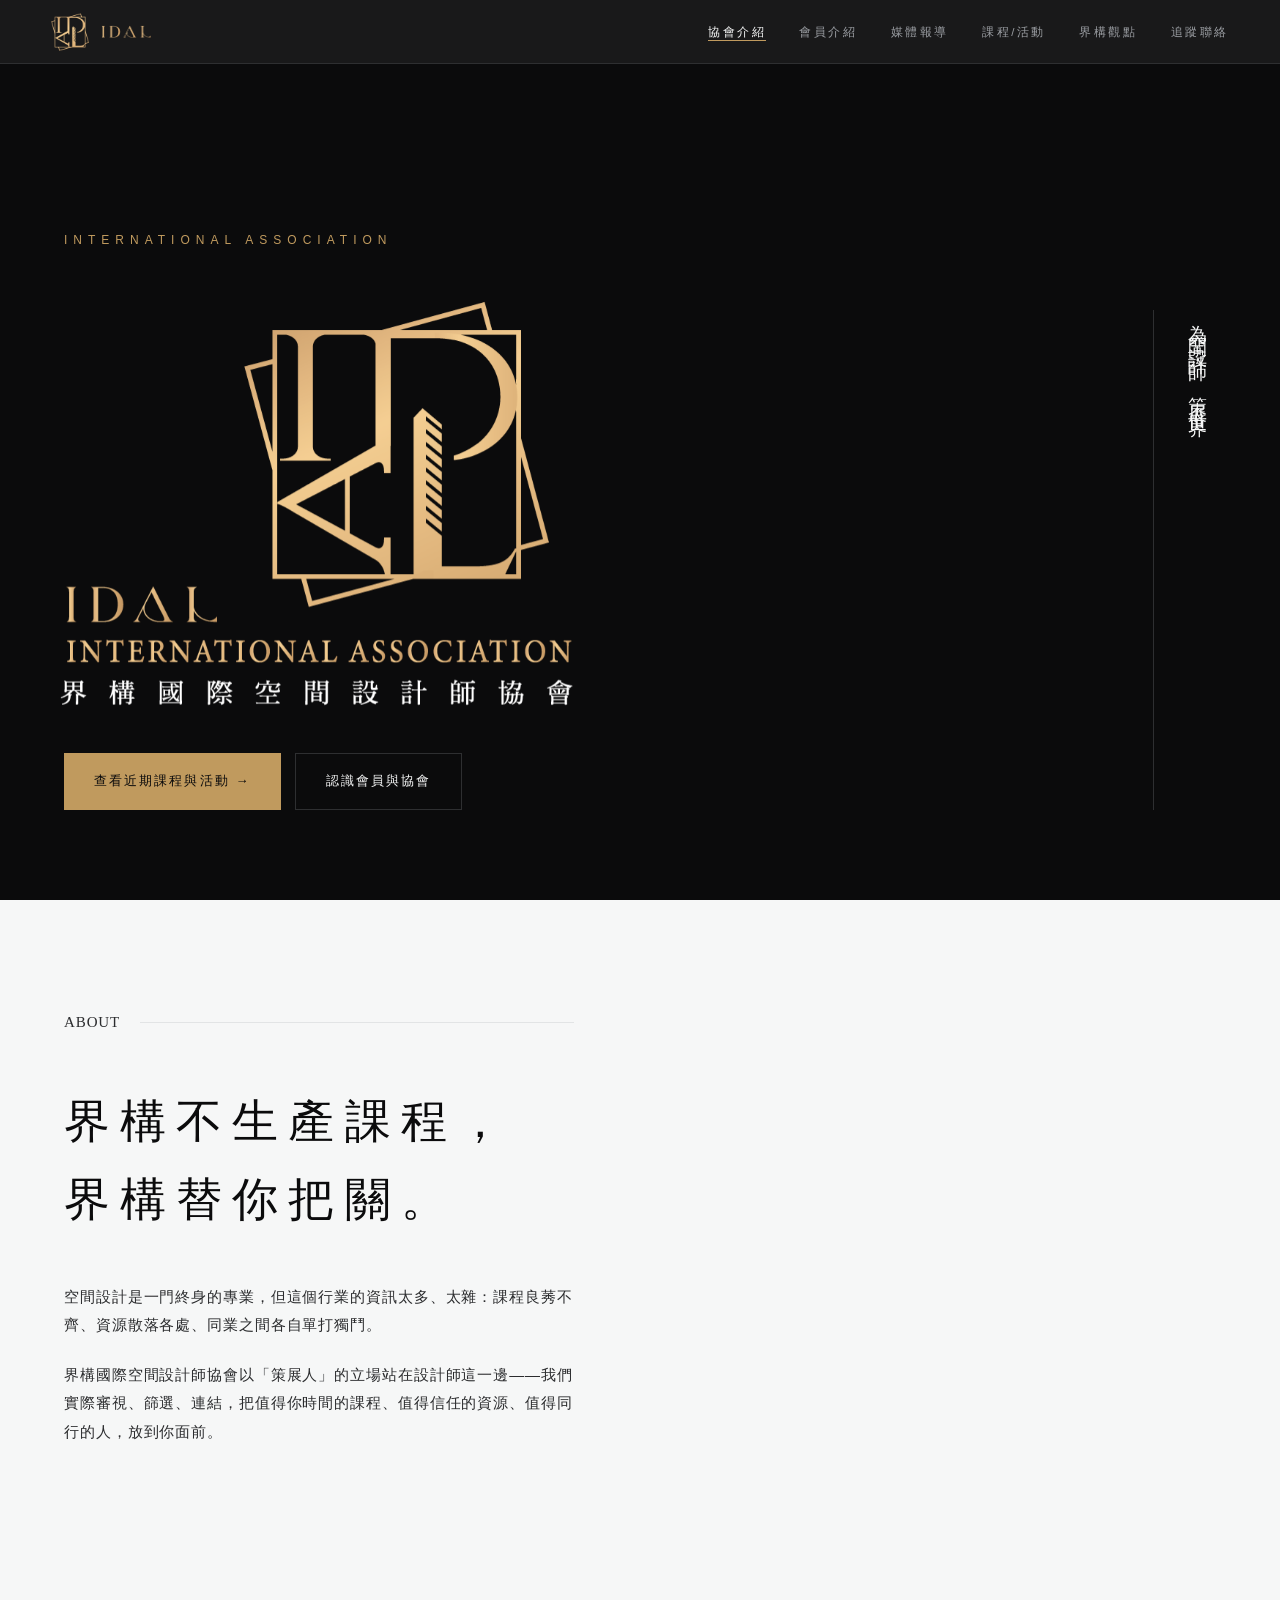
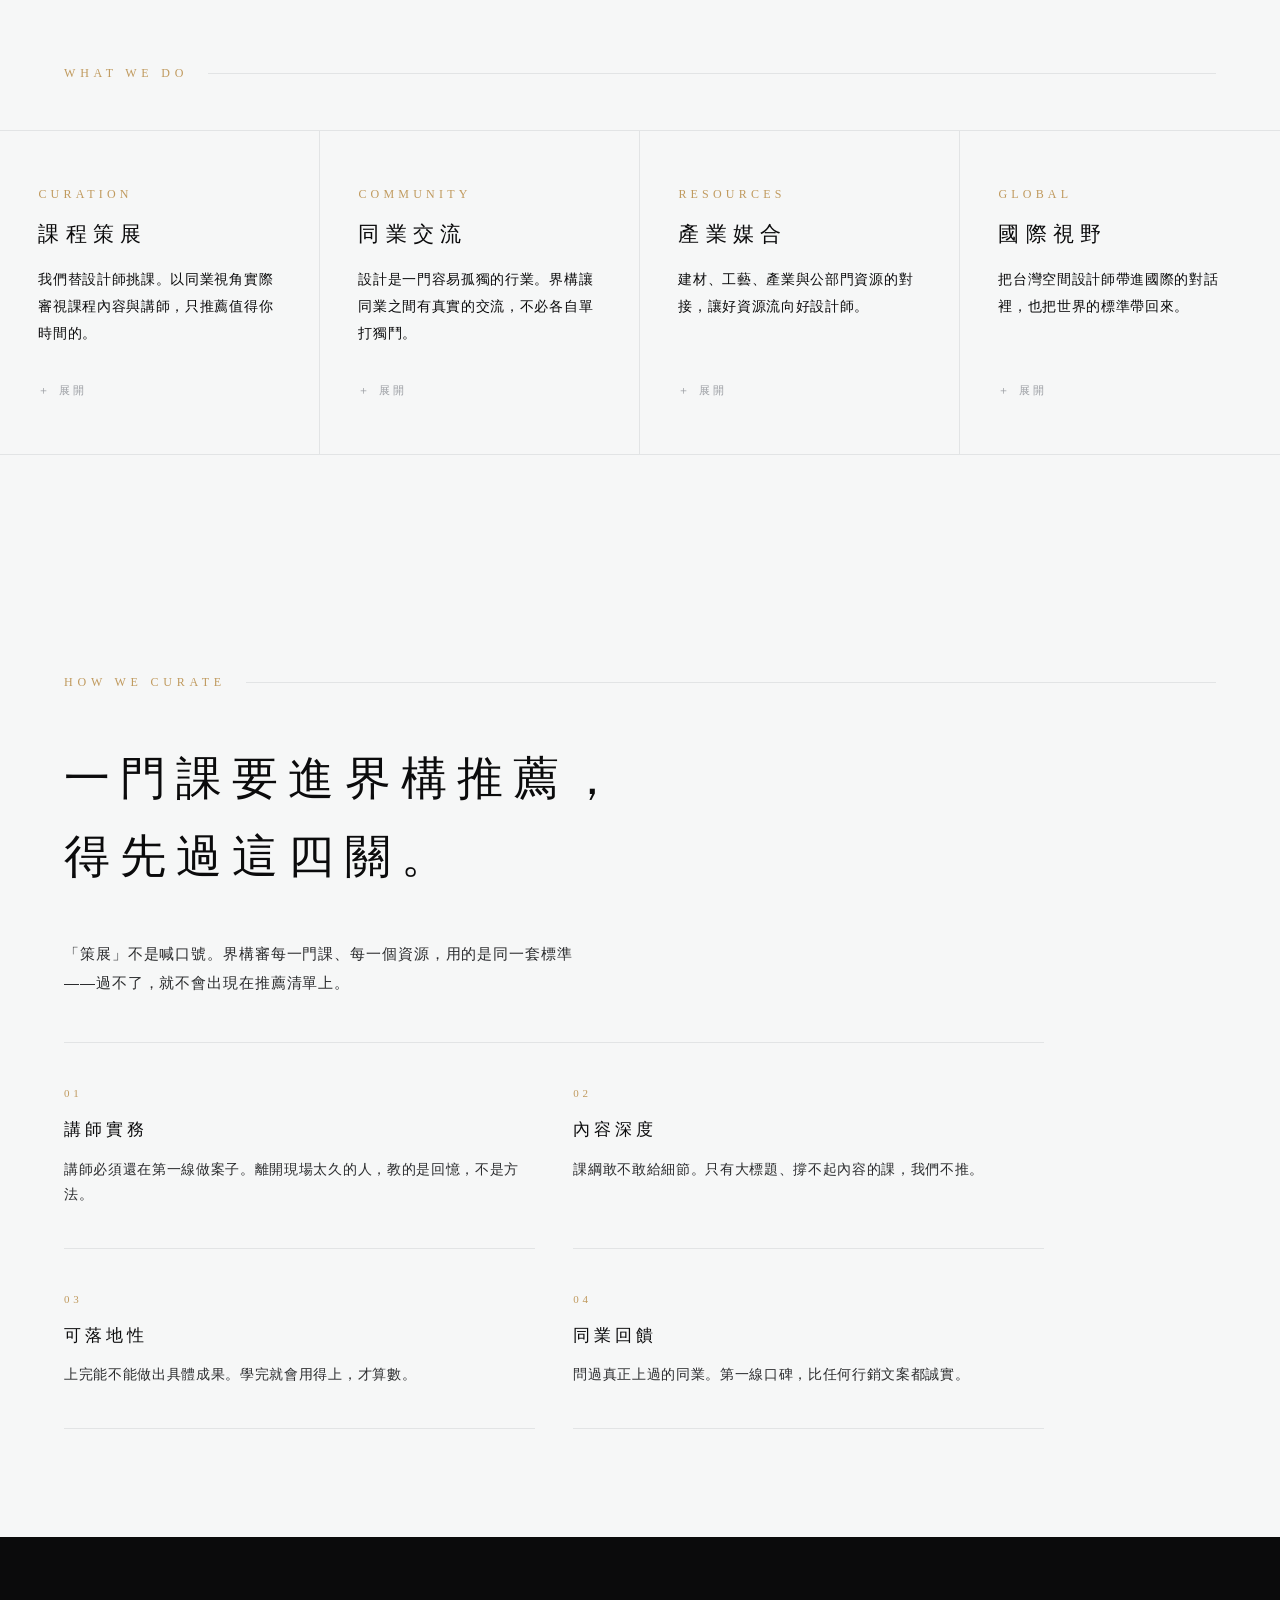
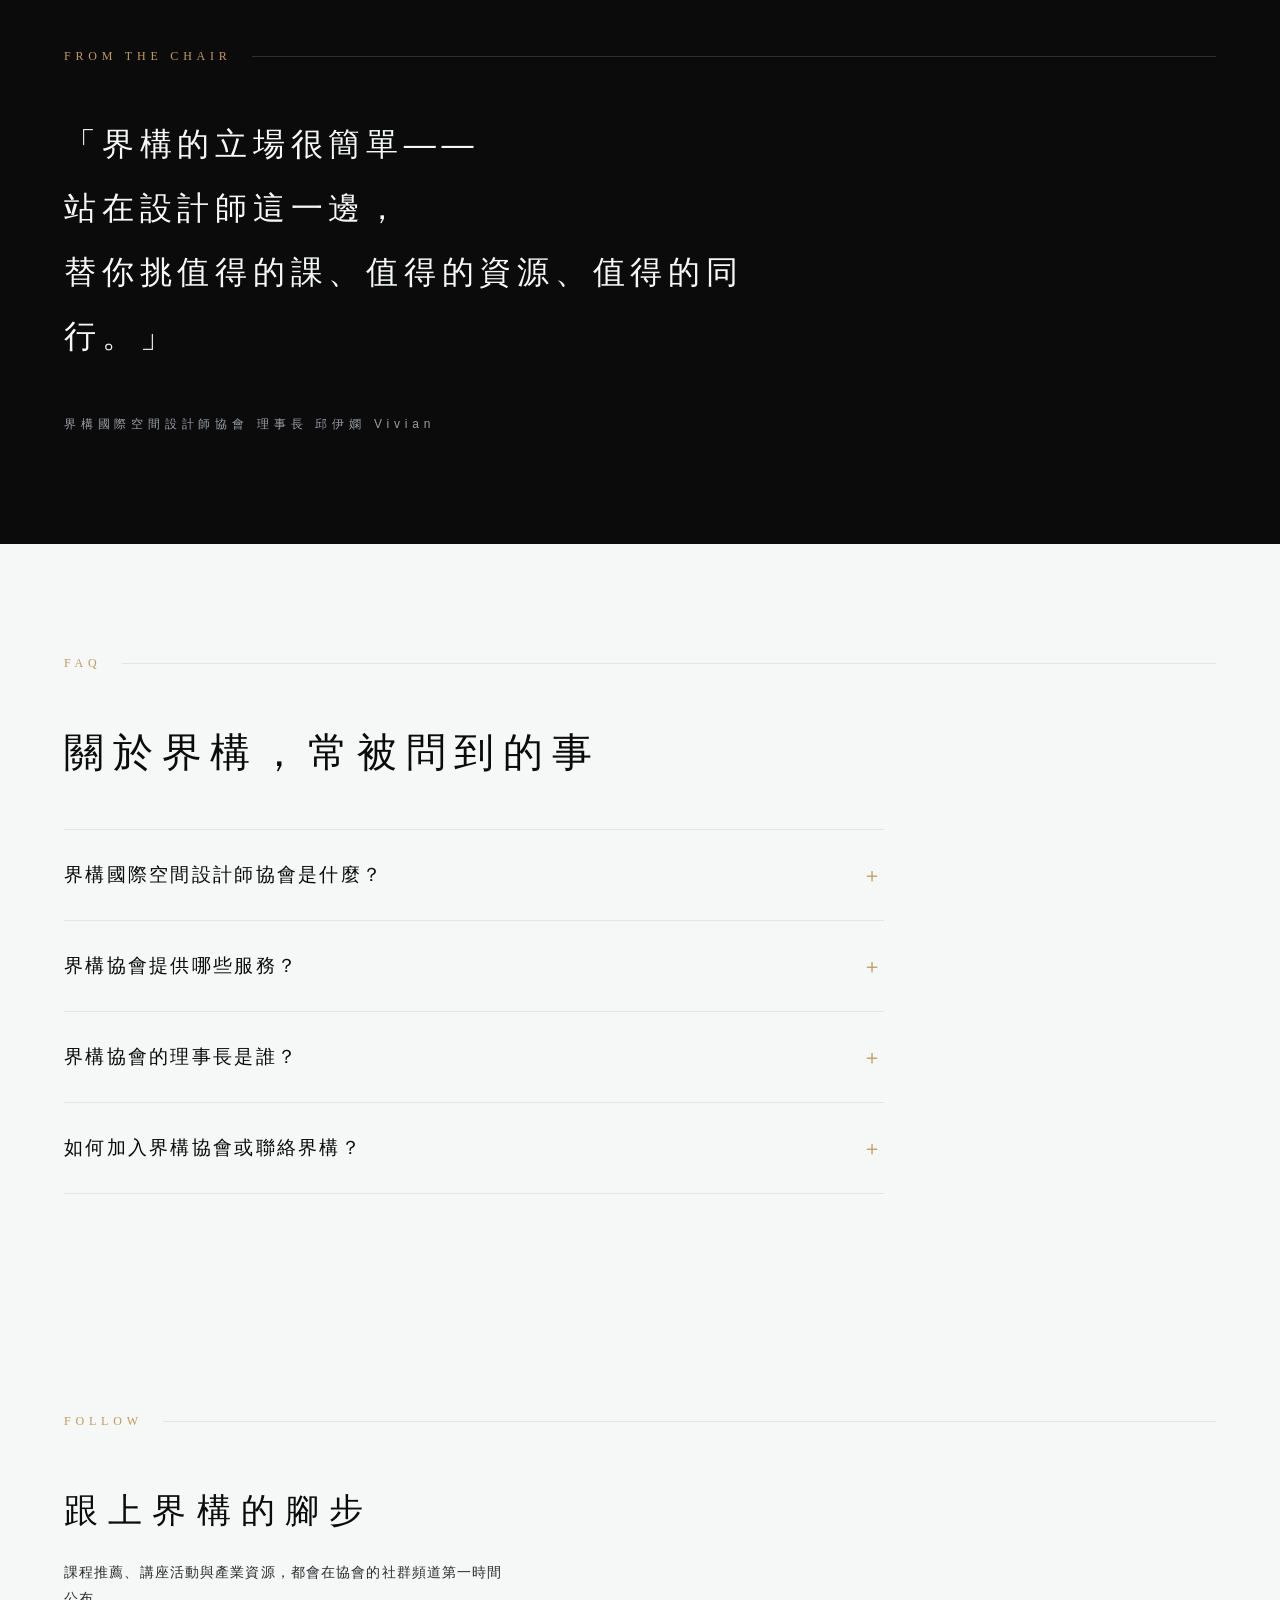
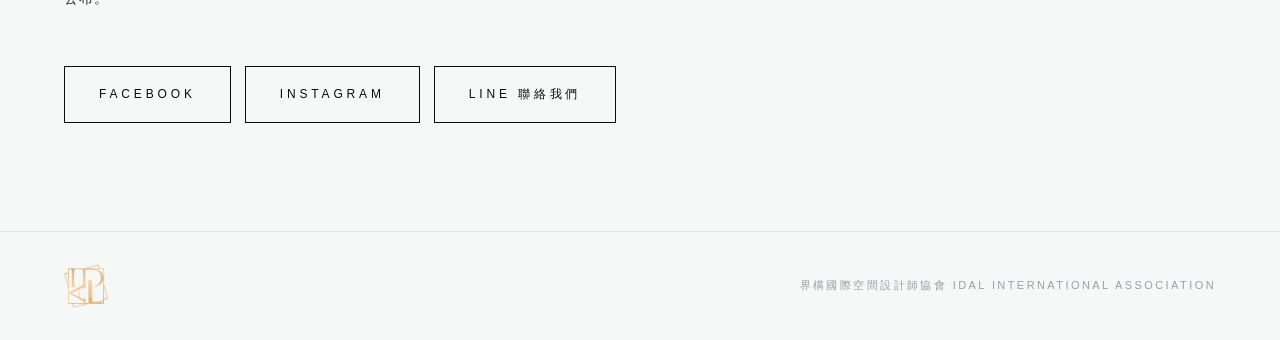
<file: index.html>
<!DOCTYPE html>
<html lang="zh-Hant-TW">
<head>
<meta charset="utf-8">
<meta name="viewport" content="width=device-width, initial-scale=1">
<title>界構國際空間設計師協會 IDAL｜為空間設計師，策展世界</title>
<meta name="description" content="界構國際空間設計師協會（IDAL International Association）以策展人立場站在空間設計師這一邊：課程策展、同業交流、產業媒合、國際視野。我們替設計師把關值得的課程、值得信任的資源、值得同行的人。">
<link rel="canonical" href="https://vivian66323-afk.github.io/idal/index.html">
<meta property="og:type" content="website">
<meta property="og:title" content="界構國際空間設計師協會 IDAL｜為空間設計師，策展世界">
<meta property="og:description" content="課程策展、同業交流、產業媒合、國際視野——界構以策展人立場站在空間設計師這一邊。">
<meta property="og:image" content="https://vivian66323-afk.github.io/idal/assets/idal-logo.png">
<meta property="og:locale" content="zh_TW">
<link rel="icon" type="image/png" href="assets/idal-mark.png">
<link rel="stylesheet" href="assets/style.css">
<script type="application/ld+json">
{
  "@context": "https://schema.org",
  "@type": "Organization",
  "name": "界構國際空間設計師協會",
  "alternateName": "IDAL International Association",
  "url": "https://vivian66323-afk.github.io/idal/",
  "logo": "https://vivian66323-afk.github.io/idal/assets/idal-logo.png",
  "foundingDate": "2024-11",
  "founder": { "@type": "Person", "name": "邱伊嫻", "alternateName": "Vivian", "jobTitle": "理事長" },
  "description": "界構國際空間設計師協會以策展人立場服務空間設計師：課程策展、同業交流、產業媒合、國際視野。",
  "slogan": "為空間設計師，策展世界。",
  "areaServed": "TW",
  "sameAs": ["https://www.facebook.com/profile.php?id=61562910852713", "https://www.instagram.com/idal_2024/", "https://lin.ee/Rx6D6qI"],
  "knowsAbout": ["室內設計", "空間設計", "設計課程策展", "設計產業資源媒合", "設計師同業交流"]
}
</script>
<script type="application/ld+json">
{
  "@context": "https://schema.org",
  "@type": "WebSite",
  "name": "界構國際空間設計師協會 IDAL",
  "alternateName": "界構協會",
  "url": "https://vivian66323-afk.github.io/idal/",
  "inLanguage": "zh-Hant-TW",
  "publisher": { "@type": "Organization", "name": "界構國際空間設計師協會" }
}
</script>
<script type="application/ld+json">
{
  "@context": "https://schema.org",
  "@type": "FAQPage",
  "mainEntity": [
    {
      "@type": "Question",
      "name": "界構國際空間設計師協會是什麼？",
      "acceptedAnswer": { "@type": "Answer", "text": "界構國際空間設計師協會（IDAL International Association）是台灣的空間設計師專業協會，2024 年 11 月成立。協會以「策展人」的立場站在設計師這一邊，替設計師篩選值得的課程、值得信任的產業資源、值得同行的同業，不生產課程而是替設計師把關。" }
    },
    {
      "@type": "Question",
      "name": "界構協會提供哪些服務？",
      "acceptedAnswer": { "@type": "Answer", "text": "界構協會的四大服務軸為：課程策展（以同業視角審視、篩選並推薦值得上的設計課程）、同業交流（設計師社群、聚會與第一線實務經驗交換）、產業媒合（建材、工藝與公部門資源對接）、國際視野（國際趨勢、獎項與交流機會的引介）。" }
    },
    {
      "@type": "Question",
      "name": "界構協會的理事長是誰？",
      "acceptedAnswer": { "@type": "Answer", "text": "界構國際空間設計師協會的理事長是邱伊嫻（Vivian），在室內設計領域深耕十八年，曾任職於香港梁志天設計集團（SLD）、深圳 RWD 等國際頂級設計公司。" }
    },
    {
      "@type": "Question",
      "name": "如何加入界構協會或聯絡界構？",
      "acceptedAnswer": { "@type": "Answer", "text": "可透過界構的官方社群管道聯絡：Facebook 粉專「欸欸！！界構一下」、Instagram @idal_2024，或 LINE 官方帳號。協會會員為執業中的空間設計師與設計公司主理人。" }
    }
  ]
}
</script>
</head>
<body>

<nav class="nav" aria-label="網站導覽">
  <a class="mark" href="index.html">
    <img src="assets/idal-mark.png" alt="IDAL 界構字標">
    <img class="mark-word" src="assets/idal-word.png" alt="IDAL">
  </a>
  <input type="checkbox" id="nav-toggle" class="nav-toggle" hidden>
  <label for="nav-toggle" class="nav-burger" aria-label="開啟選單" role="button" tabindex="0">
    <span></span><span></span><span></span>
  </label>
  <ul>
    <li><a href="index.html" aria-current="page">協會介紹</a></li>
    <li><a href="members.html">會員介紹</a></li>
    <li><a href="press.html">媒體報導</a></li>
    <li><a href="courses-events.html">課程/活動</a></li>
    <li><a href="insights.html">界構觀點</a></li>
    <li><a href="#follow">追蹤聯絡</a></li>
  </ul>
</nav>

<header class="hero" id="top">
  <div class="hero-main">
    <p class="eyebrow">INTERNATIONAL ASSOCIATION</p>
    <h1>
      <img class="wordmark-img" src="assets/idal-logo.png" alt="IDAL International Association 界構國際空間設計師協會">
    </h1>
    <div class="hero-cta">
      <a class="btn-primary" href="courses-events.html">查看近期課程與活動 →</a>
      <a class="btn-ghost" href="members.html">認識會員與協會</a>
    </div>
  </div>
  <p class="vertical" aria-hidden="true">為空間設計師，策展世界。</p>
</header>

<section class="manifesto" id="about">
  <p class="section-label">About</p>
  <div class="manifesto-inner reveal">
    <h2>界構不生產課程，<br>界構替你把關。</h2>
    <p>空間設計是一門終身的專業，但這個行業的資訊太多、太雜：課程良莠不齊、資源散落各處、同業之間各自單打獨鬥。</p>
    <p>界構國際空間設計師協會以「策展人」的立場站在設計師這一邊——我們實際審視、篩選、連結，把值得你時間的課程、值得信任的資源、值得同行的人，放到你面前。</p>
  </div>
</section>

<section class="pillars-section" id="pillars">
  <p class="section-label">What We Do</p>
  <div class="pillars reveal">
    <button class="pillar" type="button" aria-expanded="false">
      <span class="en">Curation</span>
      <h3>課程策展</h3>
      <p class="lede">我們替設計師挑課。以同業視角實際審視課程內容與講師，只推薦值得你時間的。</p>
      <p class="detail">市面上的設計課程數量龐大、品質落差極大。界構的審視標準只有一個：這門課，我們自己願不願意花時間上。通過的，才會出現在推薦清單上。</p>
      <span class="more">＋ 展開</span>
    </button>
    <button class="pillar" type="button" aria-expanded="false">
      <span class="en">Community</span>
      <h3>同業交流</h3>
      <p class="lede">設計是一門容易孤獨的行業。界構讓同業之間有真實的交流，不必各自單打獨鬥。</p>
      <p class="detail">聚會、案例分享、實務經驗交換——在這裡談的是真實的案場、真實的報價、真實的踩雷。同業不是對手，是彼此的參照系。</p>
      <span class="more">＋ 展開</span>
    </button>
    <button class="pillar" type="button" aria-expanded="false">
      <span class="en">Resources</span>
      <h3>產業媒合</h3>
      <p class="lede">建材、工藝、產業與公部門資源的對接，讓好資源流向好設計師。</p>
      <p class="detail">單一設計公司對接產業資源的成本很高，協會的規模讓對接變得可能。界構做的是媒合，不是抽成——資源的品質，就是協會的信用。</p>
      <span class="more">＋ 展開</span>
    </button>
    <button class="pillar" type="button" aria-expanded="false">
      <span class="en">Global</span>
      <h3>國際視野</h3>
      <p class="lede">把台灣空間設計師帶進國際的對話裡，也把世界的標準帶回來。</p>
      <p class="detail">台灣的空間設計實力值得被國際看見。界構持續關注國際趨勢、獎項與交流機會，替會員鋪一條往外走的路。</p>
      <span class="more">＋ 展開</span>
    </button>
  </div>
</section>

<section class="standards" id="standards">
  <p class="section-label">How We Curate</p>
  <div class="manifesto-inner reveal">
    <h2>一門課要進界構推薦，<br>得先過這四關。</h2>
    <p>「策展」不是喊口號。界構審每一門課、每一個資源，用的是同一套標準——過不了，就不會出現在推薦清單上。</p>
  </div>
  <div class="benefits reveal">
    <div class="benefit">
      <span class="en">01</span>
      <h3>講師實務</h3>
      <p>講師必須還在第一線做案子。離開現場太久的人，教的是回憶，不是方法。</p>
    </div>
    <div class="benefit">
      <span class="en">02</span>
      <h3>內容深度</h3>
      <p>課綱敢不敢給細節。只有大標題、撐不起內容的課，我們不推。</p>
    </div>
    <div class="benefit">
      <span class="en">03</span>
      <h3>可落地性</h3>
      <p>上完能不能做出具體成果。學完就會用得上，才算數。</p>
    </div>
    <div class="benefit">
      <span class="en">04</span>
      <h3>同業回饋</h3>
      <p>問過真正上過的同業。第一線口碑，比任何行銷文案都誠實。</p>
    </div>
  </div>
</section>

<section class="chair">
  <p class="section-label">From the Chair</p>
  <blockquote class="reveal">
    「界構的立場很簡單——<br>
    站在設計師這一邊，<br>
    替你挑值得的課、值得的資源、值得的同行。」
    <cite>界構國際空間設計師協會 理事長 邱伊嫻 Vivian</cite>
  </blockquote>
</section>

<section class="faq" id="faq">
  <p class="section-label">FAQ</p>
  <div class="faq-inner reveal">
    <h2 class="faq-h2">關於界構，常被問到的事</h2>
    <details class="faq-item">
      <summary>界構國際空間設計師協會是什麼？</summary>
      <p>界構國際空間設計師協會（IDAL International Association）是台灣的空間設計師專業協會，2024 年 11 月成立。協會以「策展人」的立場站在設計師這一邊，替設計師篩選值得的課程、值得信任的產業資源、值得同行的同業——界構不生產課程，界構替設計師把關。</p>
    </details>
    <details class="faq-item">
      <summary>界構協會提供哪些服務？</summary>
      <p>界構的四大服務軸為：<strong>課程策展</strong>（以同業視角審視、篩選並推薦值得上的設計課程）、<strong>同業交流</strong>（設計師社群、聚會與第一線實務經驗交換）、<strong>產業媒合</strong>（建材、工藝與公部門資源對接）、<strong>國際視野</strong>（國際趨勢、獎項與交流機會的引介）。</p>
    </details>
    <details class="faq-item">
      <summary>界構協會的理事長是誰？</summary>
      <p>界構國際空間設計師協會的理事長是<strong>邱伊嫻（Vivian）</strong>，在室內設計領域深耕十八年，曾任職於香港梁志天設計集團（SLD）、深圳 RWD 等國際頂級設計公司。</p>
    </details>
    <details class="faq-item">
      <summary>如何加入界構協會或聯絡界構？</summary>
      <p>可透過界構的官方社群管道聯絡：Facebook 粉專「欸欸！！界構一下」、Instagram <a href="https://www.instagram.com/idal_2024/" target="_blank" rel="noopener">@idal_2024</a>，或 <a href="https://lin.ee/Rx6D6qI" target="_blank" rel="noopener">LINE 官方帳號</a>。協會會員為執業中的空間設計師與設計公司主理人。</p>
    </details>
  </div>
</section>

<section class="follow" id="follow">
  <p class="section-label">Follow</p>
  <div class="follow-inner reveal">
    <h2>跟上界構的腳步</h2>
    <p class="sub">課程推薦、講座活動與產業資源，都會在協會的社群頻道第一時間公布。</p>
    <div class="follow-row">
      <a class="follow-btn" href="https://www.facebook.com/profile.php?id=61562910852713" target="_blank" rel="noopener">FACEBOOK</a>
      <a class="follow-btn" href="https://www.instagram.com/idal_2024/" target="_blank" rel="noopener">INSTAGRAM</a>
      <a class="follow-btn" href="https://lin.ee/Rx6D6qI" target="_blank" rel="noopener">LINE 聯絡我們</a>
    </div>
  </div>
</section>

<footer>
  <img src="assets/idal-mark.png" alt="IDAL 界構字標">
  <span class="fs">界構國際空間設計師協會 IDAL INTERNATIONAL ASSOCIATION</span>
</footer>

<script src="assets/script.js"></script>
</body>
</html>
</file>
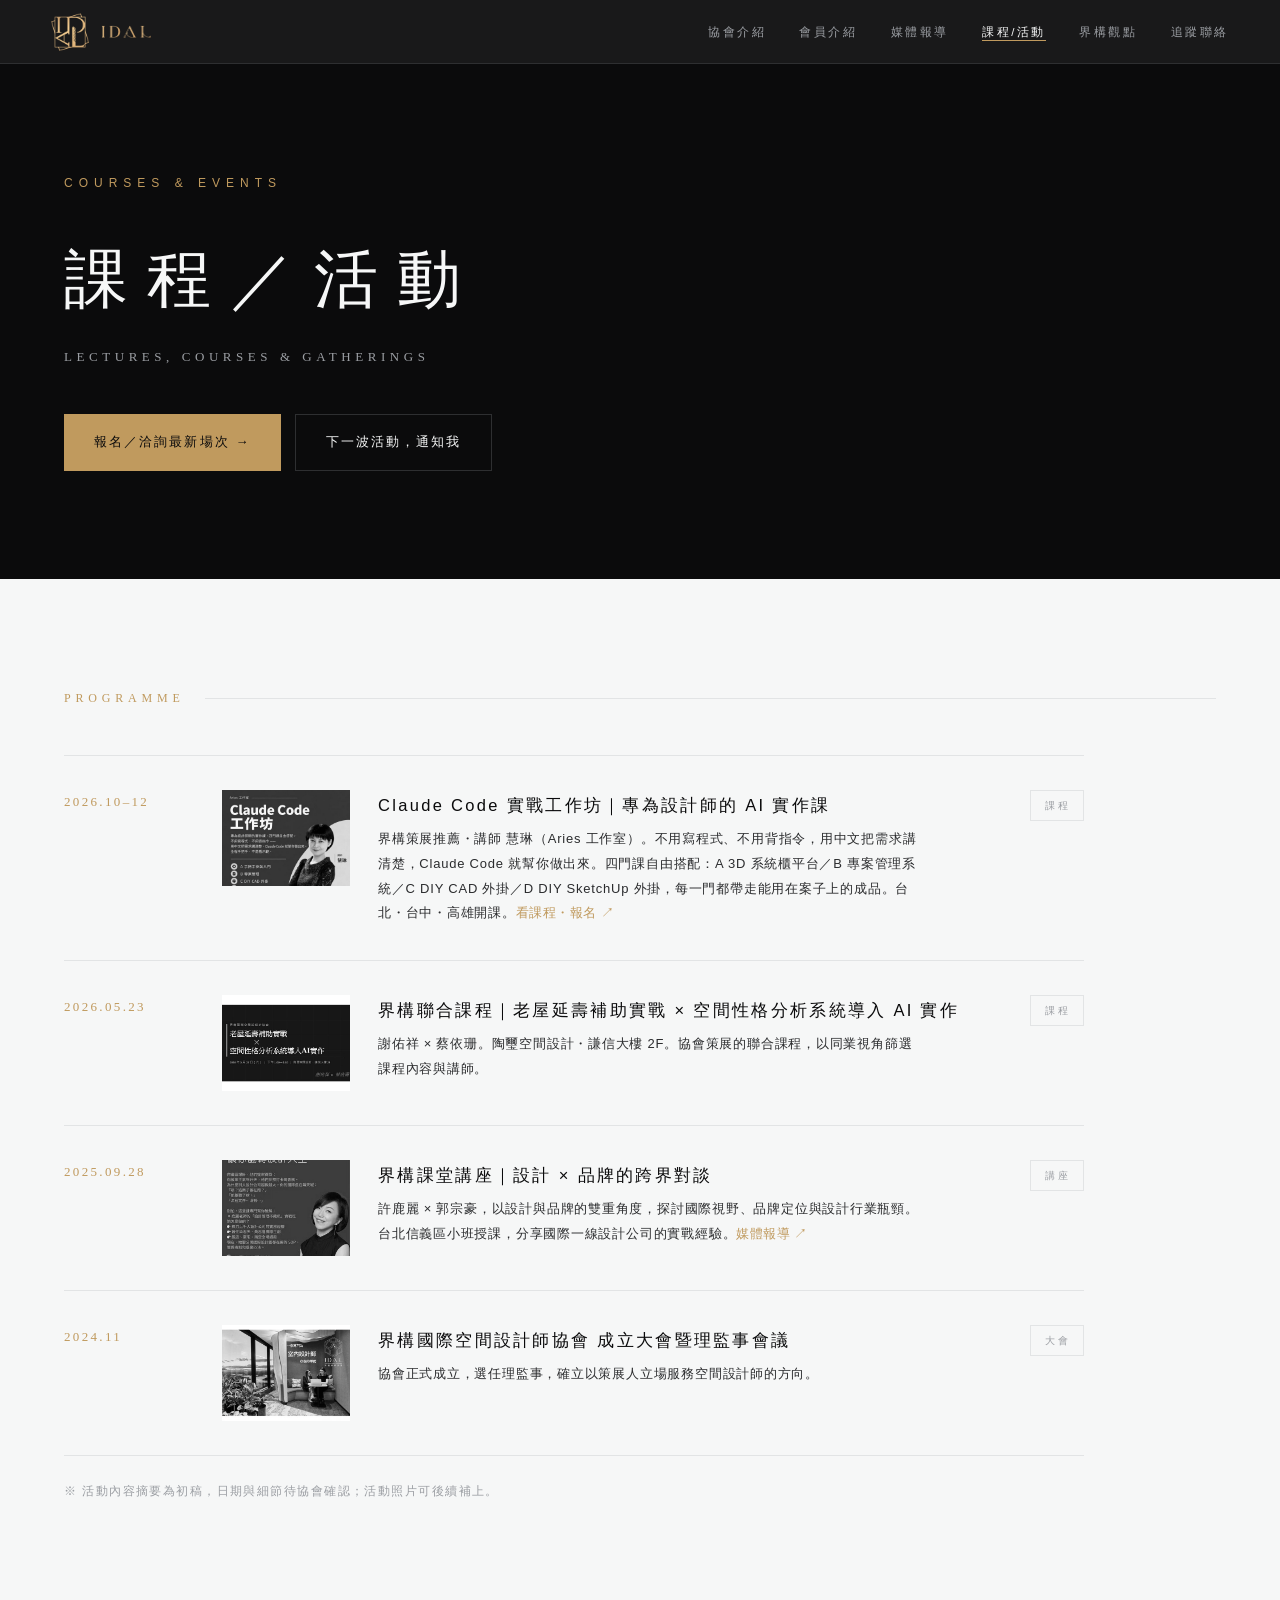
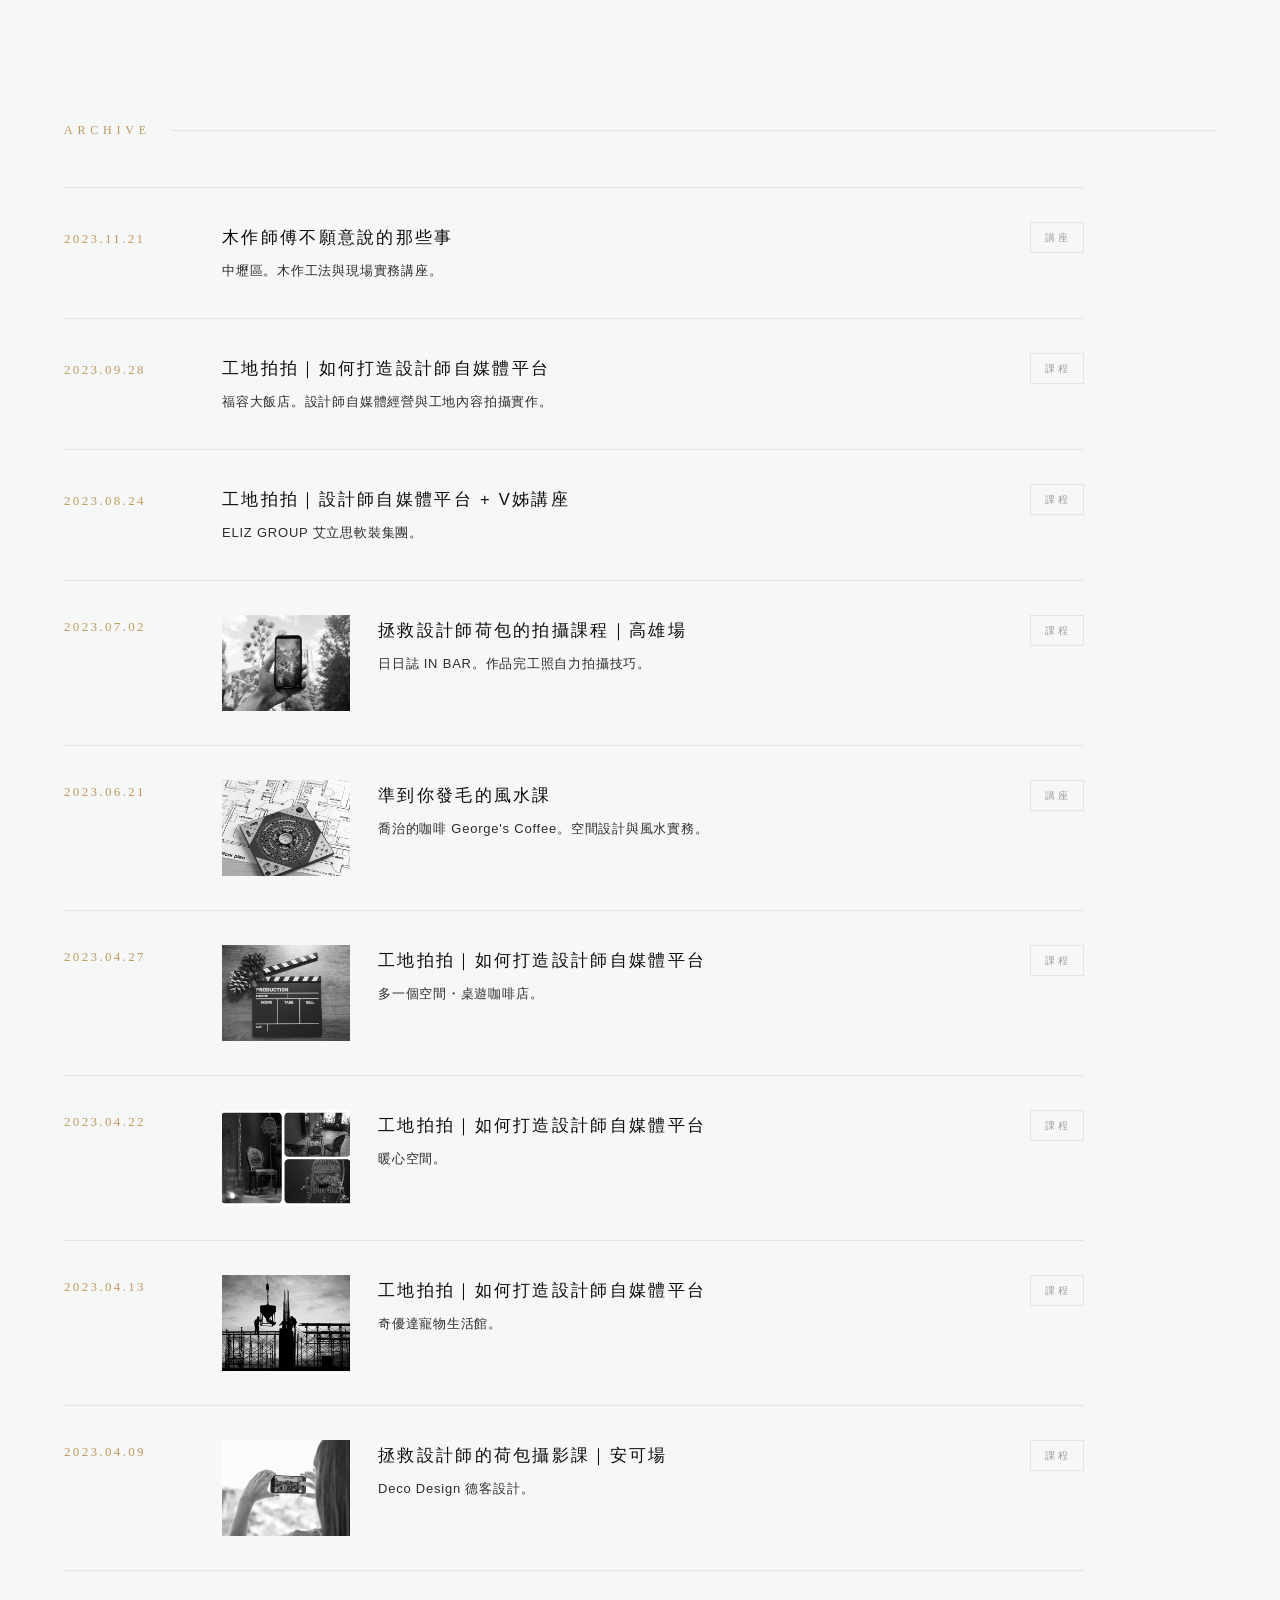
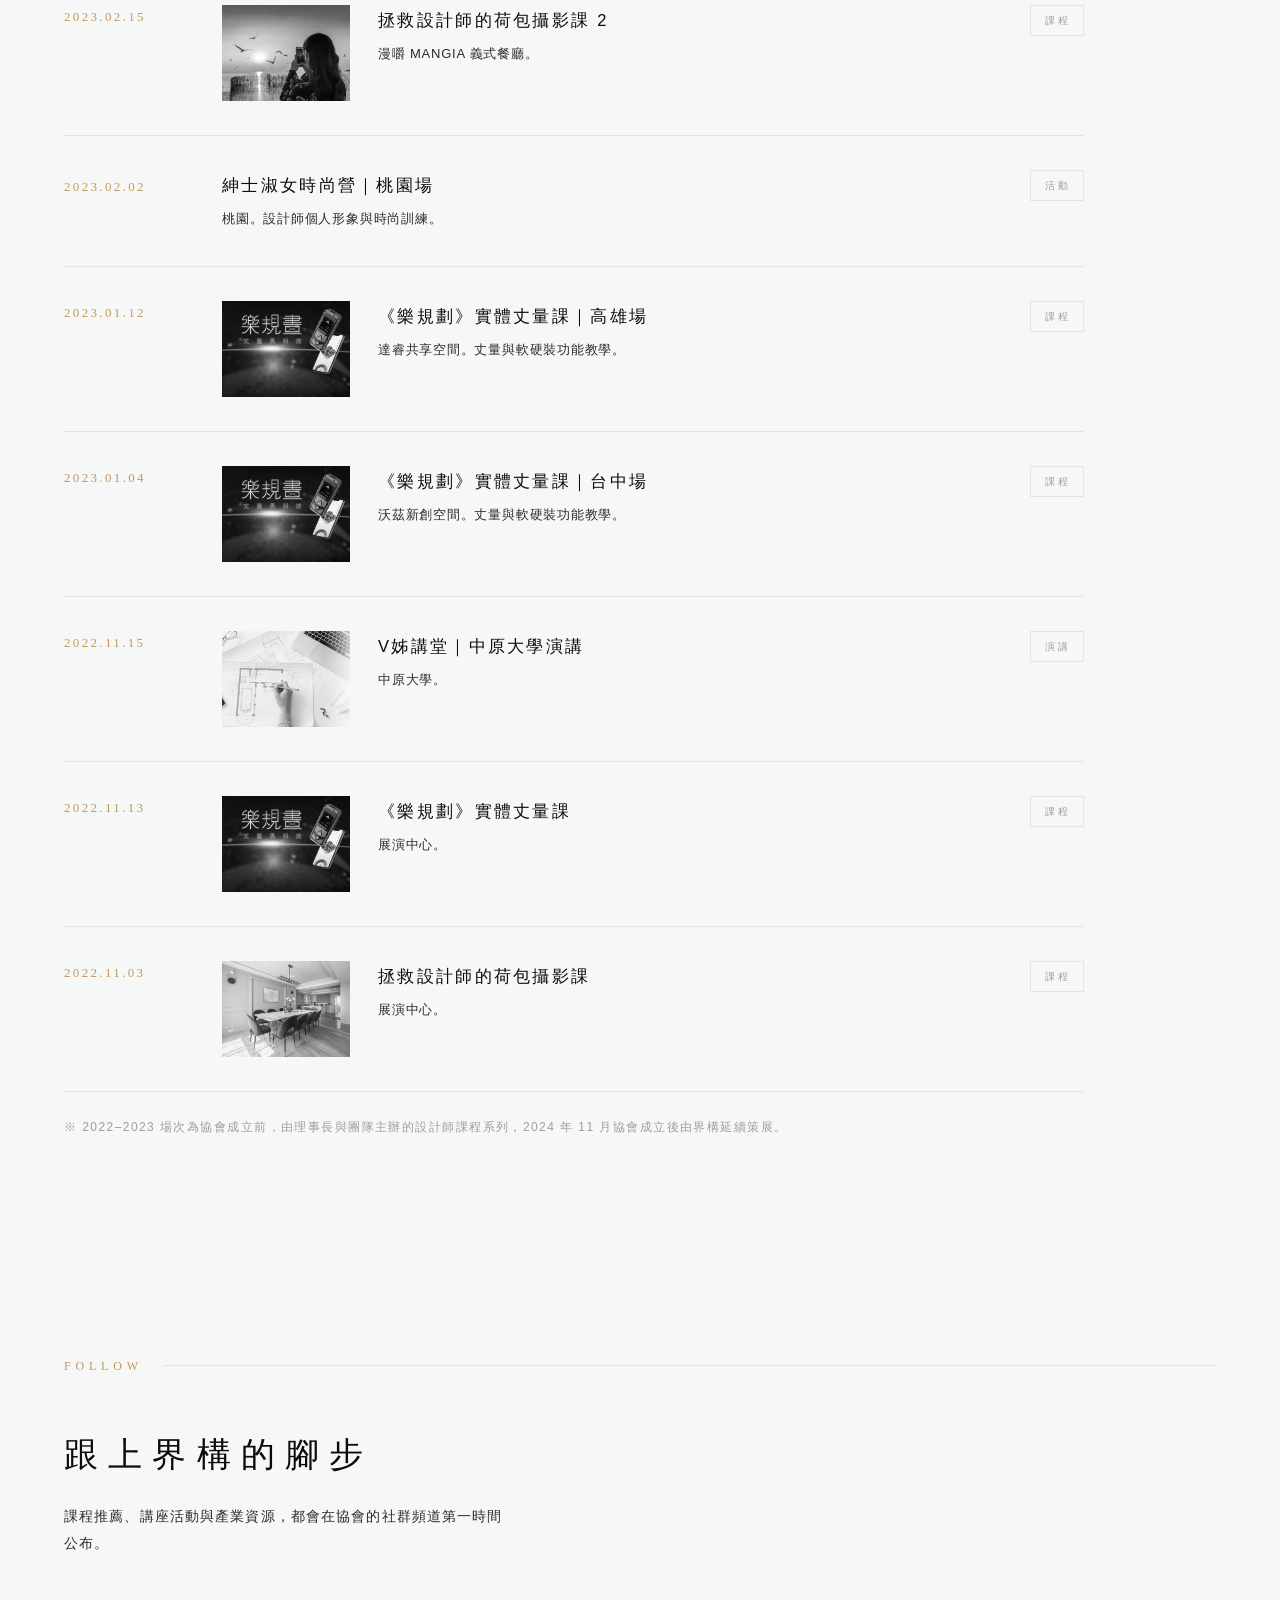
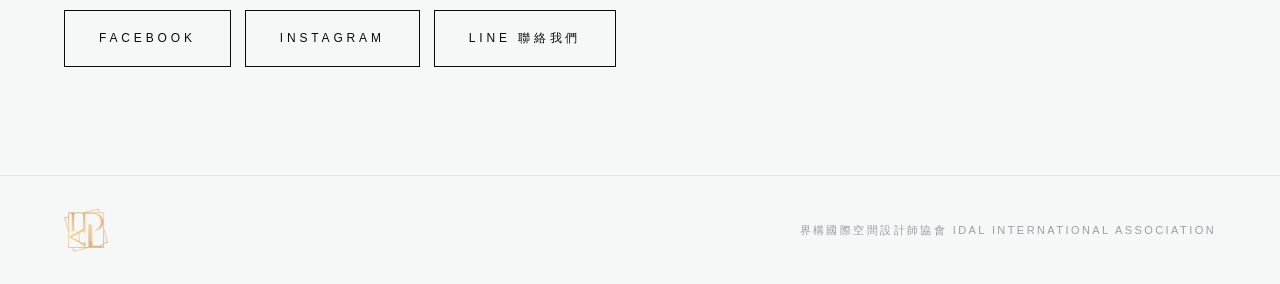
<file: courses-events.html>
<!DOCTYPE html>
<html lang="zh-Hant-TW">
<head>
<meta charset="utf-8">
<meta name="viewport" content="width=device-width, initial-scale=1">
<title>課程與活動｜界構國際空間設計師協會 IDAL</title>
<meta name="description" content="界構策展推薦：Claude Code 實戰工作坊（專為設計師的 AI 實作課，2026/10–12 台北・台中・高雄開課，講師 慧琳）。協會以同業視角篩選課程內容與講師——聯合課程、界構課堂講座、設計師自媒體工地拍拍、拯救設計師荷包攝影課、樂規劃丈量課等，只推薦值得設計師時間的課。">
<link rel="canonical" href="https://vivian66323-afk.github.io/idal/courses-events.html">
<meta property="og:type" content="website">
<meta property="og:title" content="課程與活動｜界構國際空間設計師協會 IDAL">
<meta property="og:description" content="協會策展的聯合課程、界構課堂講座與會員活動。">
<meta property="og:image" content="https://vivian66323-afk.github.io/idal/assets/idal-logo.png">
<meta property="og:locale" content="zh_TW">
<link rel="icon" type="image/png" href="assets/idal-mark.png">
<link rel="stylesheet" href="assets/style.css">
<script type="application/ld+json">
{
  "@context": "https://schema.org",
  "@type": "ItemList",
  "name": "界構國際空間設計師協會 課程與活動",
  "itemListOrder": "https://schema.org/ItemListOrderDescending",
  "itemListElement": [
    {
      "@type": "ListItem",
      "position": 1,
      "item": {
        "@type": "Event",
        "name": "Claude Code 實戰工作坊｜專為設計師的 AI 實作課",
        "startDate": "2026-10",
        "endDate": "2026-12",
        "eventAttendanceMode": "https://schema.org/OfflineEventAttendanceMode",
        "location": [
          { "@type": "Place", "name": "台北" },
          { "@type": "Place", "name": "台中" },
          { "@type": "Place", "name": "高雄" }
        ],
        "organizer": { "@type": "Organization", "name": "Aries 工作室" },
        "performer": { "@type": "Person", "name": "慧琳" },
        "url": "https://ariesdesign.ariesdesign.workers.dev/",
        "description": "界構策展推薦。專為設計師的 Claude Code 實作課，四門課自由搭配：3D 系統櫃平台、專案管理系統、DIY CAD 外掛、DIY SketchUp 外掛。不用寫程式，用中文把需求講清楚，Claude Code 就幫你做出來。"
      }
    },
    {
      "@type": "ListItem",
      "position": 2,
      "item": {
        "@type": "Event",
        "name": "界構聯合課程｜老屋延壽補助實戰 × 空間性格分析系統導入 AI 實作",
        "startDate": "2026-05-23",
        "eventAttendanceMode": "https://schema.org/OfflineEventAttendanceMode",
        "location": { "@type": "Place", "name": "陶璽空間設計・謙信大樓 2F" },
        "organizer": { "@type": "Organization", "name": "界構國際空間設計師協會" },
        "description": "協會策展的聯合課程，以同業視角篩選課程內容與講師。講師：謝佑祥 × 蔡依珊。"
      }
    },
    {
      "@type": "ListItem",
      "position": 3,
      "item": {
        "@type": "Event",
        "name": "界構課堂講座｜設計 × 品牌的跨界對談",
        "startDate": "2025-09-28",
        "eventAttendanceMode": "https://schema.org/OfflineEventAttendanceMode",
        "location": { "@type": "Place", "name": "台北信義區" },
        "organizer": { "@type": "Organization", "name": "界構國際空間設計師協會" },
        "performer": [ { "@type": "Person", "name": "許鹿麗" }, { "@type": "Person", "name": "郭宗豪" } ],
        "description": "許鹿麗 × 郭宗豪，以設計與品牌的雙重角度，探討國際視野、品牌定位與設計行業瓶頸。"
      }
    },
    {
      "@type": "ListItem",
      "position": 4,
      "item": {
        "@type": "Event",
        "name": "界構國際空間設計師協會 成立大會暨理監事會議",
        "startDate": "2024-11",
        "eventAttendanceMode": "https://schema.org/OfflineEventAttendanceMode",
        "organizer": { "@type": "Organization", "name": "界構國際空間設計師協會" },
        "description": "協會正式成立，選任理監事，確立以策展人立場服務空間設計師的方向。"
      }
    }
  ]
}
</script>
</head>
<body>

<nav class="nav" aria-label="網站導覽">
  <a class="mark" href="index.html">
    <img src="assets/idal-mark.png" alt="IDAL 界構字標">
    <img class="mark-word" src="assets/idal-word.png" alt="IDAL">
  </a>
  <input type="checkbox" id="nav-toggle" class="nav-toggle" hidden>
  <label for="nav-toggle" class="nav-burger" aria-label="開啟選單" role="button" tabindex="0">
    <span></span><span></span><span></span>
  </label>
  <ul>
    <li><a href="index.html">協會介紹</a></li>
    <li><a href="members.html">會員介紹</a></li>
    <li><a href="press.html">媒體報導</a></li>
    <li><a href="courses-events.html" aria-current="page">課程/活動</a></li>
    <li><a href="insights.html">界構觀點</a></li>
    <li><a href="#follow">追蹤聯絡</a></li>
  </ul>
</nav>

<header class="members-hero">
  <p class="eyebrow">COURSES &amp; EVENTS</p>
  <h1>課程／活動</h1>
  <p class="en-sub">Lectures, Courses &amp; Gatherings</p>
  <div class="hero-cta">
    <a class="btn-primary" href="https://ariesdesign.ariesdesign.workers.dev/" target="_blank" rel="noopener">報名／洽詢最新場次 →</a>
    <a class="btn-ghost" href="https://lin.ee/Rx6D6qI" target="_blank" rel="noopener">下一波活動，通知我</a>
  </div>
</header>

<section>
  <p class="section-label">Programme</p>
  <div class="item-list reveal">
    <div class="item-row has-thumb">
      <span class="item-date">2026.10–12</span>
      <a href="https://ariesdesign.ariesdesign.workers.dev/" target="_blank" rel="noopener"><img class="item-thumb" src="assets/events/claude-code-workshop.jpg" alt="Claude Code 實戰工作坊 課程海報 · 講師 慧琳 Aries 工作室" loading="lazy"></a>
      <div class="item-body">
        <p class="item-title">Claude Code 實戰工作坊｜專為設計師的 AI 實作課</p>
        <p class="item-sub">界構策展推薦・講師 慧琳（Aries 工作室）。不用寫程式、不用背指令，用中文把需求講清楚，Claude Code 就幫你做出來。四門課自由搭配：A 3D 系統櫃平台／B 專案管理系統／C DIY CAD 外掛／D DIY SketchUp 外掛，每一門都帶走能用在案子上的成品。台北・台中・高雄開課。<a href="https://ariesdesign.ariesdesign.workers.dev/" target="_blank" rel="noopener">看課程・報名 ↗</a></p>
      </div>
      <span class="item-tag">課程</span>
    </div>
    <div class="item-row has-thumb">
      <span class="item-date">2026.05.23</span>
      <img class="item-thumb" src="assets/events/e202605-joint.jpg" alt="活動照片" loading="lazy">
      <div class="item-body">
        <p class="item-title">界構聯合課程｜老屋延壽補助實戰 × 空間性格分析系統導入 AI 實作</p>
        <p class="item-sub">謝佑祥 × 蔡依珊。陶璽空間設計・謙信大樓 2F。協會策展的聯合課程，以同業視角篩選課程內容與講師。</p>
      </div>
      <span class="item-tag">課程</span>
    </div>
    <div class="item-row has-thumb">
      <span class="item-date">2025.09.28</span>
      <img class="item-thumb" src="assets/events/event-20250928.jpg" alt="界構課堂講座 設計×品牌跨界對談 活動照片" loading="lazy">
      <div class="item-body">
        <p class="item-title">界構課堂講座｜設計 × 品牌的跨界對談</p>
        <p class="item-sub">許鹿麗 × 郭宗豪，以設計與品牌的雙重角度，探討國際視野、品牌定位與設計行業瓶頸。台北信義區小班授課，分享國際一線設計公司的實戰經驗。<a href="https://news.pchome.com.tw/living/newstaiwandigi/20250918/index-75817062895076279009.html" target="_blank" rel="noopener">媒體報導 ↗</a></p>
      </div>
      <span class="item-tag">講座</span>
    </div>
    <div class="item-row has-thumb">
      <span class="item-date">2024.11</span>
      <img class="item-thumb" src="assets/events/idal-academy.jpg" alt="界構國際空間設計師協會 品牌形象" loading="lazy">
      <div class="item-body">
        <p class="item-title">界構國際空間設計師協會 成立大會暨理監事會議</p>
        <p class="item-sub">協會正式成立，選任理監事，確立以策展人立場服務空間設計師的方向。</p>
      </div>
      <span class="item-tag">大會</span>
    </div>
  </div>
  <p class="directory-note">※ 活動內容摘要為初稿，日期與細節待協會確認；活動照片可後續補上。</p>
</section>

<section>
  <p class="section-label">Archive</p>
  <div class="item-list reveal">
    <div class="item-row">
      <span class="item-date">2023.11.21</span>
      <div class="item-body">
        <p class="item-title">木作師傅不願意說的那些事</p>
        <p class="item-sub">中壢區。木作工法與現場實務講座。</p>
      </div>
      <span class="item-tag">講座</span>
    </div>
    <div class="item-row">
      <span class="item-date">2023.09.28</span>
      <div class="item-body">
        <p class="item-title">工地拍拍｜如何打造設計師自媒體平台</p>
        <p class="item-sub">福容大飯店。設計師自媒體經營與工地內容拍攝實作。</p>
      </div>
      <span class="item-tag">課程</span>
    </div>
    <div class="item-row">
      <span class="item-date">2023.08.24</span>
      <div class="item-body">
        <p class="item-title">工地拍拍｜設計師自媒體平台 + V姊講座</p>
        <p class="item-sub">ELIZ GROUP 艾立思軟裝集團。</p>
      </div>
      <span class="item-tag">課程</span>
    </div>
    <div class="item-row has-thumb">
      <span class="item-date">2023.07.02</span>
      <img class="item-thumb" src="assets/events/e20230702.jpg" alt="活動照片" loading="lazy">
      <div class="item-body">
        <p class="item-title">拯救設計師荷包的拍攝課程｜高雄場</p>
        <p class="item-sub">日日誌 IN BAR。作品完工照自力拍攝技巧。</p>
      </div>
      <span class="item-tag">課程</span>
    </div>
    <div class="item-row has-thumb">
      <span class="item-date">2023.06.21</span>
      <img class="item-thumb" src="assets/events/e20230621.jpg" alt="活動照片" loading="lazy">
      <div class="item-body">
        <p class="item-title">準到你發毛的風水課</p>
        <p class="item-sub">喬治的咖啡 George's Coffee。空間設計與風水實務。</p>
      </div>
      <span class="item-tag">講座</span>
    </div>
    <div class="item-row has-thumb">
      <span class="item-date">2023.04.27</span>
      <img class="item-thumb" src="assets/events/e20230427.jpg" alt="活動照片" loading="lazy">
      <div class="item-body">
        <p class="item-title">工地拍拍｜如何打造設計師自媒體平台</p>
        <p class="item-sub">多一個空間・桌遊咖啡店。</p>
      </div>
      <span class="item-tag">課程</span>
    </div>
    <div class="item-row has-thumb">
      <span class="item-date">2023.04.22</span>
      <img class="item-thumb" src="assets/events/e20230422.jpg" alt="活動照片" loading="lazy">
      <div class="item-body">
        <p class="item-title">工地拍拍｜如何打造設計師自媒體平台</p>
        <p class="item-sub">暖心空間。</p>
      </div>
      <span class="item-tag">課程</span>
    </div>
    <div class="item-row has-thumb">
      <span class="item-date">2023.04.13</span>
      <img class="item-thumb" src="assets/events/e20230413.jpg" alt="活動照片" loading="lazy">
      <div class="item-body">
        <p class="item-title">工地拍拍｜如何打造設計師自媒體平台</p>
        <p class="item-sub">奇優達寵物生活館。</p>
      </div>
      <span class="item-tag">課程</span>
    </div>
    <div class="item-row has-thumb">
      <span class="item-date">2023.04.09</span>
      <img class="item-thumb" src="assets/events/e20230409.jpg" alt="活動照片" loading="lazy">
      <div class="item-body">
        <p class="item-title">拯救設計師的荷包攝影課｜安可場</p>
        <p class="item-sub">Deco Design 德客設計。</p>
      </div>
      <span class="item-tag">課程</span>
    </div>
    <div class="item-row has-thumb">
      <span class="item-date">2023.02.15</span>
      <img class="item-thumb" src="assets/events/e20230215.jpg" alt="活動照片" loading="lazy">
      <div class="item-body">
        <p class="item-title">拯救設計師的荷包攝影課 2</p>
        <p class="item-sub">漫嚼 MANGIA 義式餐廳。</p>
      </div>
      <span class="item-tag">課程</span>
    </div>
    <div class="item-row">
      <span class="item-date">2023.02.02</span>
      <div class="item-body">
        <p class="item-title">紳士淑女時尚營｜桃園場</p>
        <p class="item-sub">桃園。設計師個人形象與時尚訓練。</p>
      </div>
      <span class="item-tag">活動</span>
    </div>
    <div class="item-row has-thumb">
      <span class="item-date">2023.01.12</span>
      <img class="item-thumb" src="assets/events/e20230112.jpg" alt="活動照片" loading="lazy">
      <div class="item-body">
        <p class="item-title">《樂規劃》實體丈量課｜高雄場</p>
        <p class="item-sub">達睿共享空間。丈量與軟硬裝功能教學。</p>
      </div>
      <span class="item-tag">課程</span>
    </div>
    <div class="item-row has-thumb">
      <span class="item-date">2023.01.04</span>
      <img class="item-thumb" src="assets/events/e20230104.jpg" alt="活動照片" loading="lazy">
      <div class="item-body">
        <p class="item-title">《樂規劃》實體丈量課｜台中場</p>
        <p class="item-sub">沃茲新創空間。丈量與軟硬裝功能教學。</p>
      </div>
      <span class="item-tag">課程</span>
    </div>
    <div class="item-row has-thumb">
      <span class="item-date">2022.11.15</span>
      <img class="item-thumb" src="assets/events/e20221115.jpg" alt="活動照片" loading="lazy">
      <div class="item-body">
        <p class="item-title">V姊講堂｜中原大學演講</p>
        <p class="item-sub">中原大學。</p>
      </div>
      <span class="item-tag">演講</span>
    </div>
    <div class="item-row has-thumb">
      <span class="item-date">2022.11.13</span>
      <img class="item-thumb" src="assets/events/e20221113.jpg" alt="活動照片" loading="lazy">
      <div class="item-body">
        <p class="item-title">《樂規劃》實體丈量課</p>
        <p class="item-sub">展演中心。</p>
      </div>
      <span class="item-tag">課程</span>
    </div>
    <div class="item-row has-thumb">
      <span class="item-date">2022.11.03</span>
      <img class="item-thumb" src="assets/events/e20221103.jpg" alt="活動照片" loading="lazy">
      <div class="item-body">
        <p class="item-title">拯救設計師的荷包攝影課</p>
        <p class="item-sub">展演中心。</p>
      </div>
      <span class="item-tag">課程</span>
    </div>
  </div>
  <p class="directory-note">※ 2022–2023 場次為協會成立前，由理事長與團隊主辦的設計師課程系列，2024 年 11 月協會成立後由界構延續策展。</p>
</section>

<section class="follow" id="follow">
  <p class="section-label">Follow</p>
  <div class="follow-inner reveal">
    <h2>跟上界構的腳步</h2>
    <p class="sub">課程推薦、講座活動與產業資源，都會在協會的社群頻道第一時間公布。</p>
    <div class="follow-row">
      <a class="follow-btn" href="https://www.facebook.com/profile.php?id=61562910852713" target="_blank" rel="noopener">FACEBOOK</a>
      <a class="follow-btn" href="https://www.instagram.com/idal_2024/" target="_blank" rel="noopener">INSTAGRAM</a>
      <a class="follow-btn" href="https://lin.ee/Rx6D6qI" target="_blank" rel="noopener">LINE 聯絡我們</a>
    </div>
  </div>
</section>

<footer>
  <img src="assets/idal-mark.png" alt="IDAL 界構字標">
  <span class="fs">界構國際空間設計師協會 IDAL INTERNATIONAL ASSOCIATION</span>
</footer>

<script src="assets/script.js"></script>
</body>
</html>
</file>
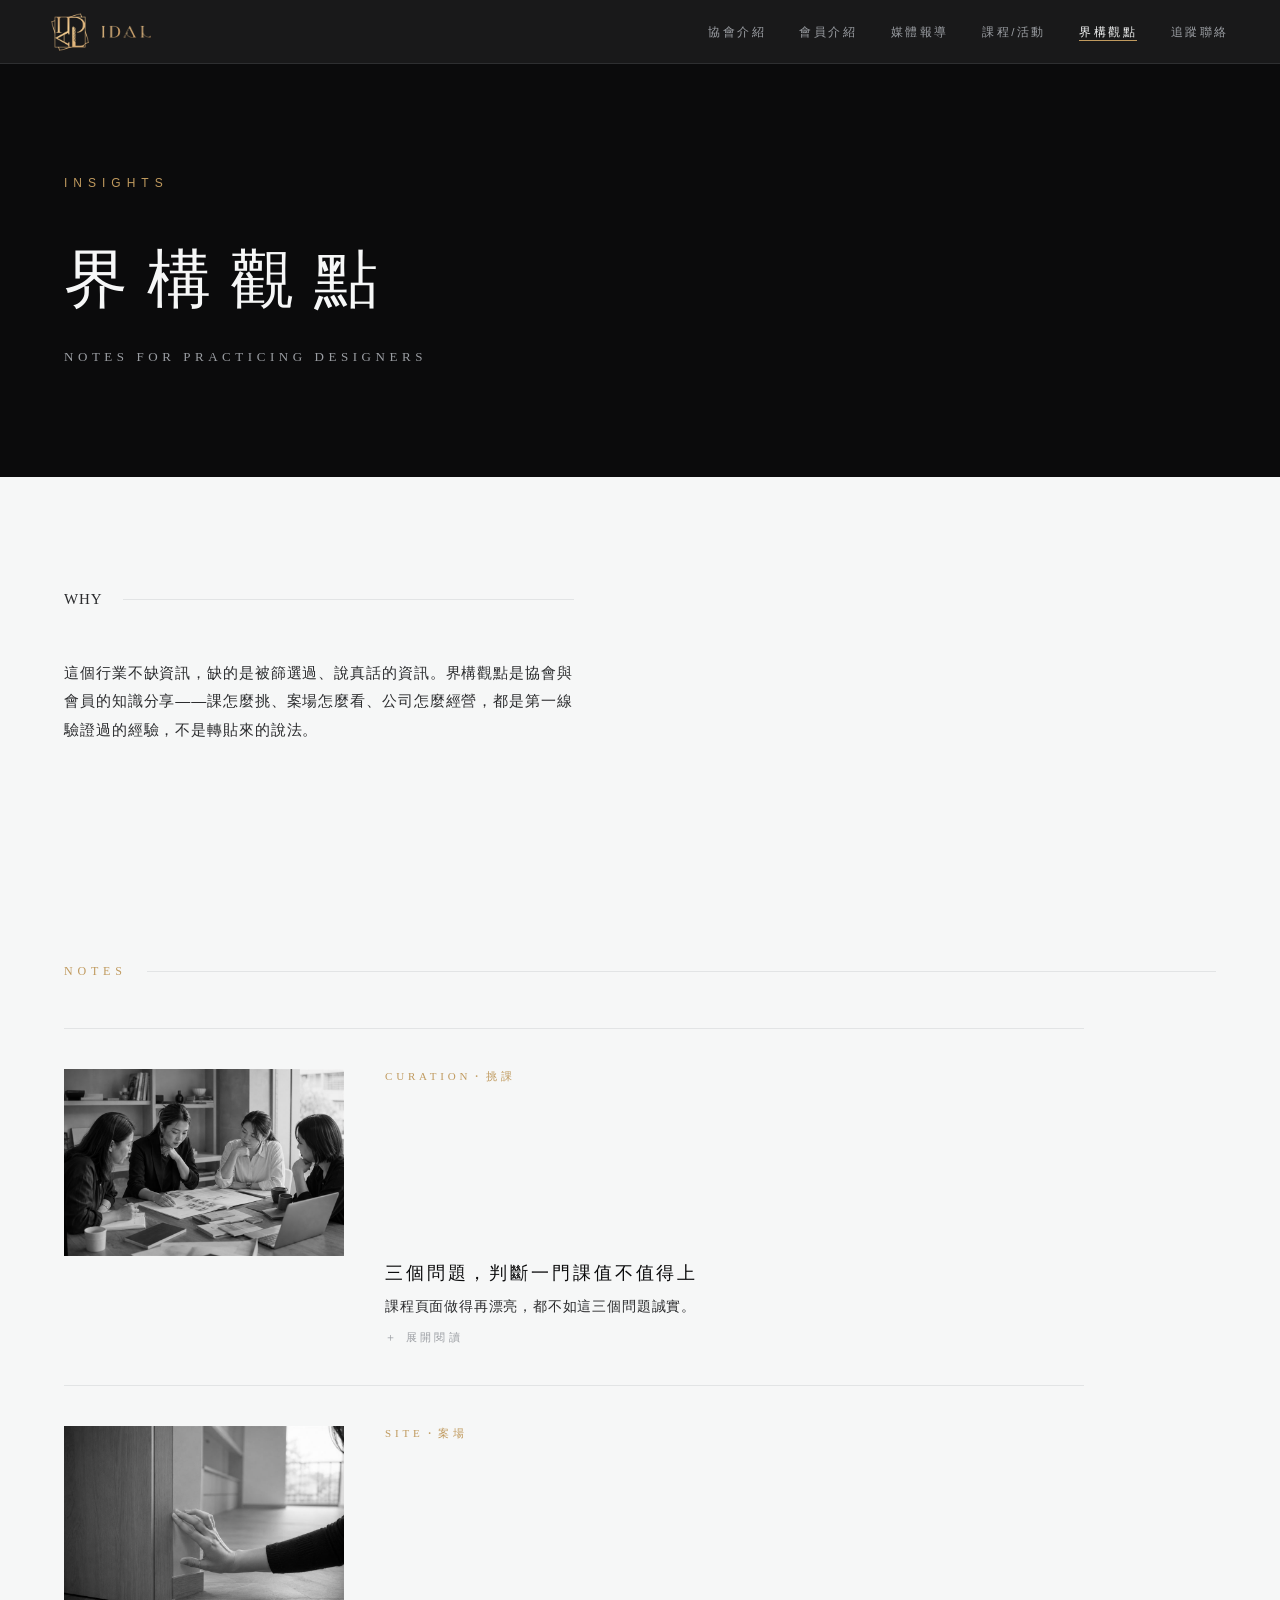
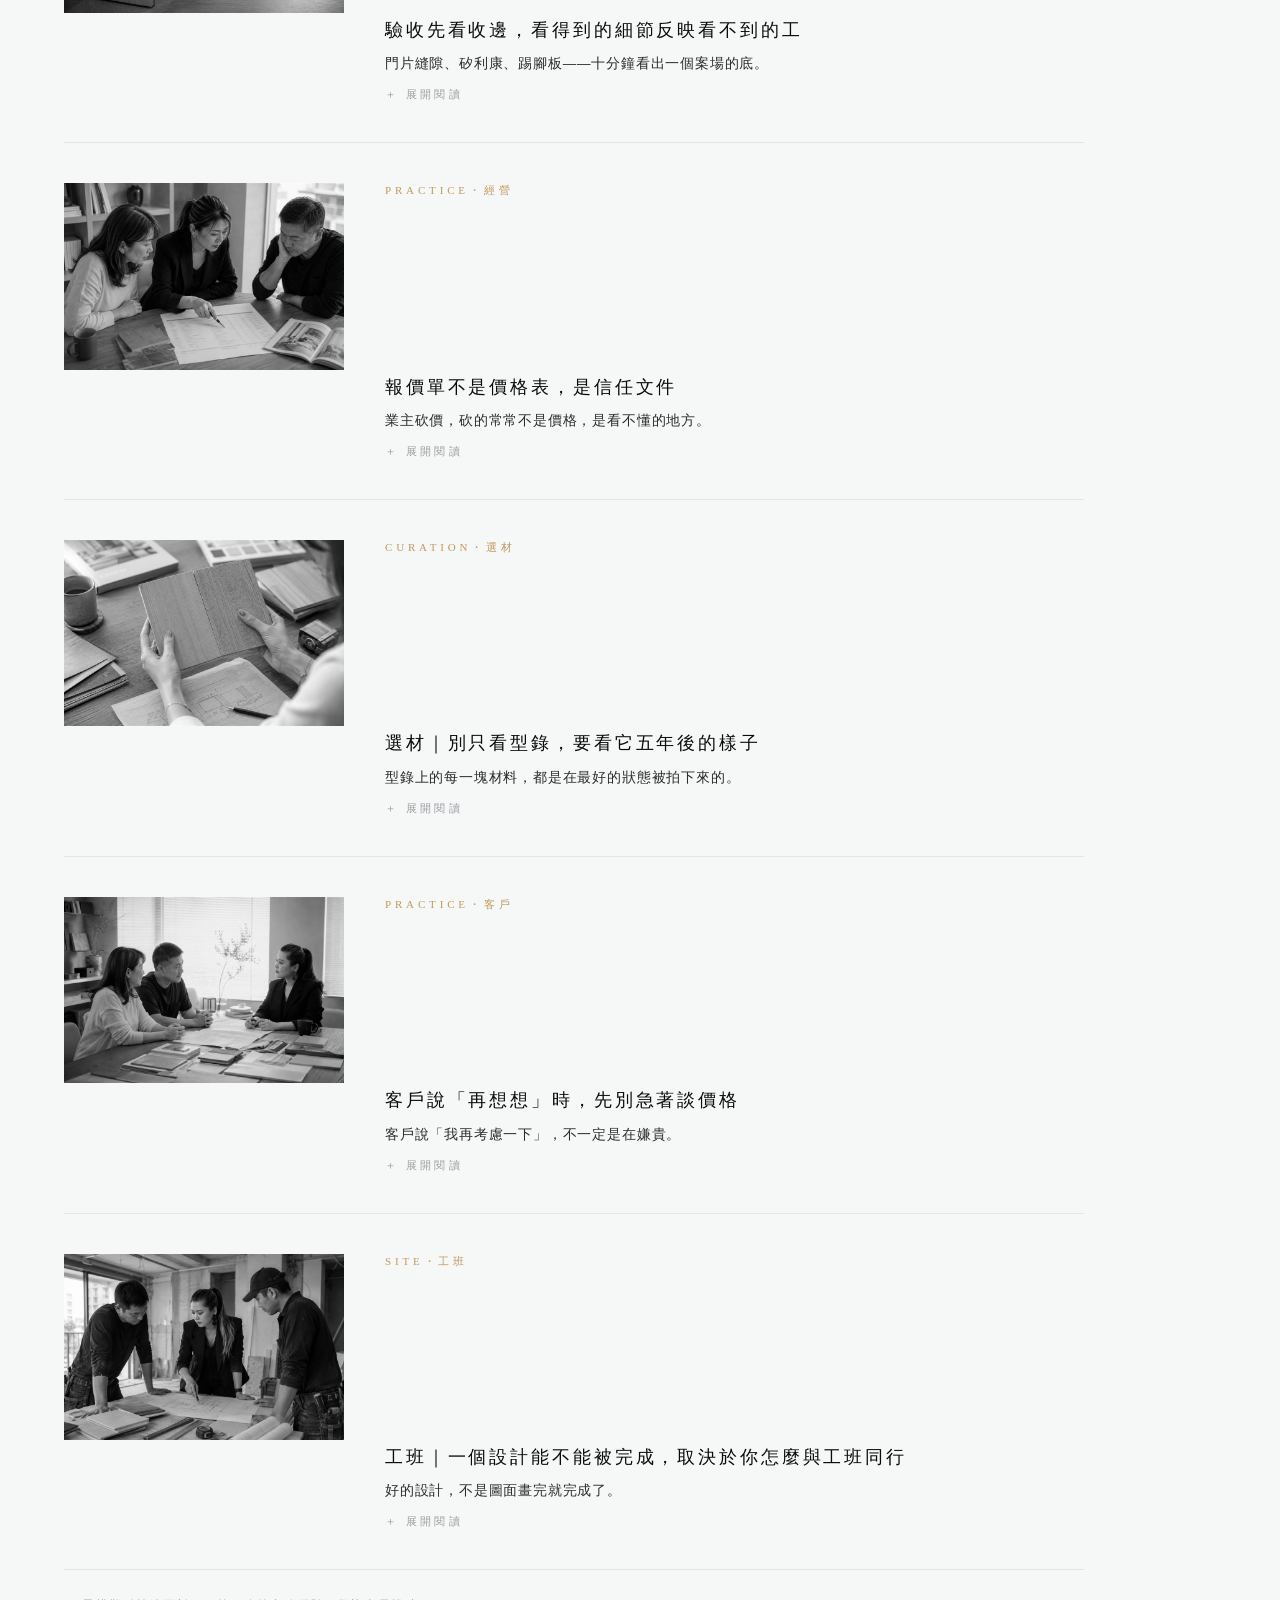
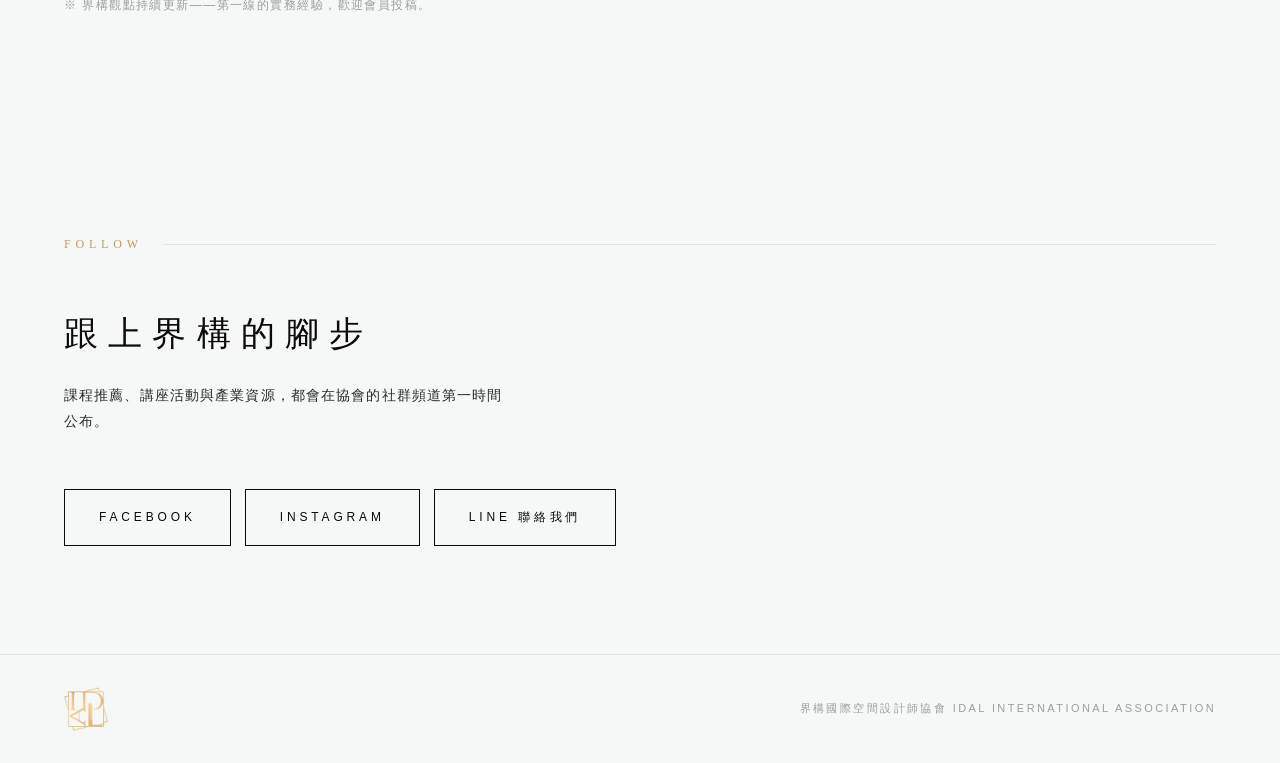
<file: insights.html>
<!DOCTYPE html>
<html lang="zh-Hant-TW">
<head>
<meta charset="utf-8">
<meta name="viewport" content="width=device-width, initial-scale=1">
<title>界構觀點｜空間設計師的知識與實務分享 - IDAL</title>
<meta name="description" content="界構觀點是界構國際空間設計師協會的知識分享：怎麼挑設計課程、案場驗收技巧、設計公司經營心法。被篩選過、說真話、第一線驗證過的同業經驗。">
<link rel="canonical" href="https://vivian66323-afk.github.io/idal/insights.html">
<meta property="og:type" content="website">
<meta property="og:title" content="界構觀點｜空間設計師的知識與實務分享 - IDAL">
<meta property="og:description" content="挑課、案場、經營——被篩選過、說真話的同業知識分享。">
<meta property="og:image" content="https://vivian66323-afk.github.io/idal/assets/idal-logo.png">
<meta property="og:locale" content="zh_TW">
<link rel="icon" type="image/png" href="assets/idal-mark.png">
<link rel="stylesheet" href="assets/style.css">
<script type="application/ld+json">
{
  "@context": "https://schema.org",
  "@type": "Blog",
  "name": "界構觀點",
  "url": "https://vivian66323-afk.github.io/idal/insights.html",
  "inLanguage": "zh-Hant-TW",
  "publisher": {
    "@type": "Organization",
    "name": "界構國際空間設計師協會",
    "url": "https://vivian66323-afk.github.io/idal/"
  },
  "blogPost": [
    {
      "@type": "BlogPosting",
      "headline": "三個問題，判斷一門課值不值得上",
      "description": "判斷一門設計課程值不值得上，用三個問題最誠實：講師還在不在第一線？課綱敢不敢給細節？敢不敢講失敗案例？三題都過才進界構的推薦清單。",
      "articleSection": "課程策展",
      "image": "https://vivian66323-afk.github.io/idal/assets/insights/course.jpg",
      "author": { "@type": "Organization", "name": "界構國際空間設計師協會" },
      "publisher": { "@type": "Organization", "name": "界構國際空間設計師協會" }
    },
    {
      "@type": "BlogPosting",
      "headline": "驗收先看收邊，看得到的細節反映看不到的工",
      "description": "室內設計驗收時，收邊是最誠實的地方：門片縫隙勻不勻、矽利康打得直不直、踢腳板接縫密不密，往往反映管線、防水、下地等看不到的部分用什麼標準做。時間有限就先花十分鐘看收邊。",
      "articleSection": "案場實務",
      "image": "https://vivian66323-afk.github.io/idal/assets/insights/inspection.jpg",
      "author": { "@type": "Organization", "name": "界構國際空間設計師協會" },
      "publisher": { "@type": "Organization", "name": "界構國際空間設計師協會" }
    },
    {
      "@type": "BlogPosting",
      "headline": "報價單不是價格表，是信任文件",
      "description": "業主砍價砍的常常不是價格，是看不懂的地方。報價單分項寫清楚材料等級、工資與選配，業主看得懂就砍不下手。透明不會讓設計師變便宜，透明會讓價格變得有根據。",
      "articleSection": "設計公司經營",
      "image": "https://vivian66323-afk.github.io/idal/assets/insights/quote.jpg",
      "author": { "@type": "Organization", "name": "界構國際空間設計師協會" },
      "publisher": { "@type": "Organization", "name": "界構國際空間設計師協會" }
    },
    {
      "@type": "BlogPosting",
      "headline": "選材｜別只看型錄，要看它五年後的樣子",
      "description": "型錄拍的是材料最好的一刻，屋主要住的是五年後的樣子。選材要看它經過日照、濕氣、摩擦與日常使用後會不會褪色、吃色、封邊翹起、五金鬆脫，並從耐用性、維護方式、使用情境與實際案例做出更長遠的判斷。",
      "articleSection": "選材",
      "image": "https://vivian66323-afk.github.io/idal/assets/insights/selection.jpg",
      "author": { "@type": "Organization", "name": "界構國際空間設計師協會" },
      "publisher": { "@type": "Organization", "name": "界構國際空間設計師協會" }
    },
    {
      "@type": "BlogPosting",
      "headline": "客戶說「再想想」時，先別急著談價格",
      "description": "客戶說「再想想」不一定是嫌貴，常是還有沒被理解的焦慮——怕風格做錯、生活不便、溝通失控、花大錢卻得不到想像中的家。先把對話帶回生活：最在意收納、動線、採光還是未來變化？讓客戶被真正聽見，他才有能力做決定。",
      "articleSection": "客戶關係",
      "image": "https://vivian66323-afk.github.io/idal/assets/insights/client.jpg",
      "author": { "@type": "Organization", "name": "界構國際空間設計師協會" },
      "publisher": { "@type": "Organization", "name": "界構國際空間設計師協會" }
    },
    {
      "@type": "BlogPosting",
      "headline": "工班｜一個設計能不能被完成，取決於你怎麼與工班同行",
      "description": "一張設計圖能不能被精準做成空間，取決於現場的理解、溝通與執行。工班不是設計的最後一段，而是讓設計落地的夥伴。開工前說清楚、施工中回應現場、完工後留下值得再合作的經驗；品質是每一次對圖、每一次確認一起守住的。",
      "articleSection": "工地管理",
      "image": "https://vivian66323-afk.github.io/idal/assets/insights/site.jpg",
      "author": { "@type": "Organization", "name": "界構國際空間設計師協會" },
      "publisher": { "@type": "Organization", "name": "界構國際空間設計師協會" }
    }
  ]
}
</script>
</head>
<body>

<nav class="nav" aria-label="網站導覽">
  <a class="mark" href="index.html">
    <img src="assets/idal-mark.png" alt="IDAL 界構字標">
    <img class="mark-word" src="assets/idal-word.png" alt="IDAL">
  </a>
  <input type="checkbox" id="nav-toggle" class="nav-toggle" hidden>
  <label for="nav-toggle" class="nav-burger" aria-label="開啟選單" role="button" tabindex="0">
    <span></span><span></span><span></span>
  </label>
  <ul>
    <li><a href="index.html">協會介紹</a></li>
    <li><a href="members.html">會員介紹</a></li>
    <li><a href="press.html">媒體報導</a></li>
    <li><a href="courses-events.html">課程/活動</a></li>
    <li><a href="insights.html" aria-current="page">界構觀點</a></li>
    <li><a href="#follow">追蹤聯絡</a></li>
  </ul>
</nav>

<header class="members-hero">
  <p class="eyebrow">INSIGHTS</p>
  <h1>界構觀點</h1>
  <p class="en-sub">Notes for Practicing Designers</p>
</header>

<section class="members-intro">
  <p class="section-label">Why</p>
  <div class="manifesto-inner reveal">
    <p>這個行業不缺資訊，缺的是被篩選過、說真話的資訊。界構觀點是協會與會員的知識分享——課怎麼挑、案場怎麼看、公司怎麼經營，都是第一線驗證過的經驗，不是轉貼來的說法。</p>
  </div>
</section>

<section>
  <p class="section-label">Notes</p>
  <div class="insight-list reveal">
    <button class="insight has-img" type="button" aria-expanded="false">
      <img class="i-img" src="assets/insights/course.jpg" alt="四位設計師圍著木桌一起翻閱課綱與材料樣本，討論一門課值不值得上" loading="lazy">
      <span class="i-tag">Curation・挑課</span>
      <span class="i-title">三個問題，判斷一門課值不值得上</span>
      <span class="i-teaser">課程頁面做得再漂亮，都不如這三個問題誠實。</span>
      <span class="i-body">
        <p>設計師最稀缺的不是課程資訊，而是時間。一門課值不值得上，不要先看講師頭銜，也不要先看精美案例。先問三件事。</p>
        <p><strong>一、講師現在還在不在第一線？</strong><br>持續做案場的人，分享的是正在發生的問題：客戶怎麼溝通、現場怎麼收、預算怎麼控、失誤怎麼補。離開實務太久的人，講的未必沒有價值，但有時教的是過去有效的方法，而不是今天仍能落地的判斷。</p>
        <p><strong>二、課綱有沒有說清楚你會學到什麼？</strong><br>「帶你掌握設計思維」、「全面提升專業能力」這類話，聽起來很完整，卻沒有回答最重要的問題：上完以後，我能做出什麼？一門認真的課，應該說得出具體成果、案例範圍與適合的程度。</p>
        <p><strong>三、它敢不敢談失敗？</strong><br>只展示成功案例的課，比較像廣告。真正有價值的經驗，通常藏在失敗裡：哪個決定做錯了、成本如何失控、現場怎麼補救、下一次會如何避免。能把踩雷說清楚的人，才是真的把方法走過一遍。</p>
        <p>界構挑課，不是替會員找「名氣最大」的課，而是找能讓設計師少走一段冤枉路的課。報名前，試著直接問主辦方：這門課最近一次更新是什麼時候？上完能完成哪一項具體工作？會不會談一個失敗案例？回答越具體，越值得你投入時間。</p>
      </span>
      <span class="i-more">＋ 展開閱讀</span>
    </button>
    <button class="insight has-img" type="button" aria-expanded="false">
      <img class="i-img" src="assets/insights/inspection.jpg" alt="設計師的手指沿著門片與牆面收邊處檢查，背景是剛完工的空屋" loading="lazy">
      <span class="i-tag">Site・案場</span>
      <span class="i-title">驗收先看收邊，看得到的細節反映看不到的工</span>
      <span class="i-teaser">門片縫隙、矽利康、踢腳板——十分鐘看出一個案場的底。</span>
      <span class="i-body">
        <p>驗收時，很多人先看大面積：牆色對不對、櫃體漂不漂亮、整體有沒有完成。但一個案場的品質，常常藏在那些最不搶眼的地方——收邊就是其中之一。</p>
        <p>門片與門框的縫隙是否一致、踢腳板轉角是否密合、矽利康有沒有斷點或溢膠、天花與牆面的交界是否平整、五金開闔是否順暢——這些細節不會立刻改變空間風格，卻最能反映施工習慣與現場管理。</p>
        <p>因為收邊麻煩、耗工，而且屋主未必第一眼看得出來。願意把它做好，靠的不是運氣，而是工班的標準，以及設計師是否在施工過程中持續確認。</p>
        <p>當然，收邊漂亮不等於所有隱蔽工程都沒有問題；但它是一個很好的起點。若連看得到的地方都草率處理，就更需要回頭確認那些看不到的工序是否真的被妥善完成。</p>
        <p>時間有限時，不必一開始就把所有細節翻遍。先花十分鐘看收邊，再依現場狀況決定要追問哪些地方。好的驗收，不是挑毛病，而是把「差不多」擋在交屋之前。</p>
      </span>
      <span class="i-more">＋ 展開閱讀</span>
    </button>
    <button class="insight has-img" type="button" aria-expanded="false">
      <img class="i-img" src="assets/insights/quote.jpg" alt="設計師用筆指著分項報價單，向一對業主夫妻逐條說明，桌上擺著材料樣板" loading="lazy">
      <span class="i-tag">Practice・經營</span>
      <span class="i-title">報價單不是價格表，是信任文件</span>
      <span class="i-teaser">業主砍價，砍的常常不是價格，是看不懂的地方。</span>
      <span class="i-body">
        <p>當業主拿著報價單說「這個能不能再便宜一點」，設計師最常遇到的困難，不只是價格，而是資訊不對稱。一份只寫總價的報價單，等於請業主用猜的來理解專業。</p>
        <p>他不知道板材差在哪裡、不知道五金為什麼有價差、不知道油漆工序需要幾道，也不知道哪些項目可以調整、哪些一省就會影響品質。於是，他只能從最容易理解的地方下手：總價。</p>
        <p>好的報價單，應該讓每一筆費用都有來處。把木作拆成板材等級、五金品牌、封邊方式與尺寸範圍；把油漆拆成基礎處理、批土道數、面漆種類與計價方式；把選配項目清楚標示。業主不一定會接受所有預算，但至少能理解自己正在選擇什麼、放棄什麼。</p>
        <p>透明，不會讓設計變得廉價。透明會讓價格有根據，也讓討論從「怎麼這麼貴」變成「這一項我是否需要保留」。前者是削價；後者才是共同做決定。</p>
        <p>報價單不只是簽約前的文件。它是第一次把設計邏輯、材料標準與合作方式攤在桌上，也是設計師替未來溝通留下的依據。業主看得懂，信任才有機會開始。</p>
      </span>
      <span class="i-more">＋ 展開閱讀</span>
    </button>
    <button class="insight has-img" type="button" aria-expanded="false">
      <img class="i-img" src="assets/insights/selection.jpg" alt="設計師比對兩塊實木木皮樣板，桌上擺著布樣與圖面" loading="lazy">
      <span class="i-tag">Curation・選材</span>
      <span class="i-title">選材｜別只看型錄，要看它五年後的樣子</span>
      <span class="i-teaser">型錄上的每一塊材料，都是在最好的狀態被拍下來的。</span>
      <span class="i-body">
        <p>燈光、角度、表面處理，都讓它看起來剛剛好；但一個空間真正的考驗，不在完工那天，而在生活開始之後。</p>
        <p>五年後，它會不會褪色？會不會吃色、難清潔？封邊是否容易翹起？五金是否依然順手？當材料經過日照、濕氣、摩擦與日常使用後，還能不能維持原本的質感？這些，才是選材真正該問的問題。</p>
        <p>好的材料，不一定最昂貴；但一定經得起時間，也經得起使用。設計師的責任，從來不只是把眼前的樣本搭得漂亮，而是替屋主預想：這個選擇放進真實生活裡，幾年後會變成什麼模樣。</p>
        <p>界構相信，選材不是從型錄裡挑一個「看起來對」的答案，而是從材料的耐用性、維護方式、使用情境與實際案例中，做出更長遠的判斷。因為真正好的空間，不只在交屋時好看，也要在住進去以後，依然讓人喜歡。</p>
      </span>
      <span class="i-more">＋ 展開閱讀</span>
    </button>
    <button class="insight has-img" type="button" aria-expanded="false">
      <img class="i-img" src="assets/insights/client.jpg" alt="設計師與一對業主夫妻在明亮空間裡對圖洽談" loading="lazy">
      <span class="i-tag">Practice・客戶</span>
      <span class="i-title">客戶說「再想想」時，先別急著談價格</span>
      <span class="i-teaser">客戶說「我再考慮一下」，不一定是在嫌貴。</span>
      <span class="i-body">
        <p>很多時候，他真正猶豫的不是預算，而是心裡還有一個沒有被理解的問題：怕風格做錯、怕生活不方便、怕溝通過程失控，也怕自己花了一大筆錢，最後得到的不是想像中的家。如果只急著解釋報價、追加折扣，往往碰不到問題的核心。</p>
        <p>比起追問「是哪裡需要再考慮」，更好的做法是先把對話帶回生活本身：你最在意的是收納、動線、採光，還是未來幾年的使用變化？這個家裡，哪一件事最不能妥協？如果只能先解決一個問題，你最希望它是什麼？</p>
        <p>當客戶感覺自己被真正聽見，他才有能力做決定。設計不只是提出一個漂亮方案，更是協助屋主整理那些還說不清楚的期待與焦慮。好的設計師不替客戶倉促決定，但會透過提問，幫他看見自己真正需要的是什麼。</p>
        <p>界構重視的，不是把案子談成，而是讓每一個決定都在理解之後發生。</p>
      </span>
      <span class="i-more">＋ 展開閱讀</span>
    </button>
    <button class="insight has-img" type="button" aria-expanded="false">
      <img class="i-img" src="assets/insights/site.jpg" alt="設計師與兩位師傅在施工中的工地裡對著藍圖討論" loading="lazy">
      <span class="i-tag">Site・工班</span>
      <span class="i-title">工班｜一個設計能不能被完成，取決於你怎麼與工班同行</span>
      <span class="i-teaser">好的設計，不是圖面畫完就完成了。</span>
      <span class="i-body">
        <p>一張圖，能不能被精準地做成空間，取決於現場的理解、溝通與執行。而在這條路上，工班不是設計的最後一段，而是讓設計真正落地的重要夥伴。</p>
        <p>同一張圖，交到願意多看一步、主動確認細節的師傅手上，完成的效果會完全不同。工班熟悉材料、工法與現場限制，他們往往比任何人更早發現：哪個收邊需要調整、哪個尺寸會衝突、哪個做法在圖面上成立，現場卻需要換一個更好的解法。</p>
        <p>因此，工班關係從來不是「找人施工」而已。開工前，把細節說清楚；施工中，願意回應現場的問題；完工後，讓彼此知道這是一段值得再次合作的經驗。當設計師尊重專業、工班願意承擔品質，圖面上的理想才會變成空間裡真正可被感受的細節。</p>
        <p>界構相信，品質不是最後驗收才挑出來的，而是在每一次對圖、每一次確認、每一個不願意將就的現場決定中，被一起守住的。一個能讓人長久喜歡的空間，背後從來不只是一位設計師，而是一群願意把事情做好的人。</p>
      </span>
      <span class="i-more">＋ 展開閱讀</span>
    </button>
  </div>
  <p class="directory-note">※ 界構觀點持續更新——第一線的實務經驗，歡迎會員投稿。</p>
</section>

<section class="follow" id="follow">
  <p class="section-label">Follow</p>
  <div class="follow-inner reveal">
    <h2>跟上界構的腳步</h2>
    <p class="sub">課程推薦、講座活動與產業資源，都會在協會的社群頻道第一時間公布。</p>
    <div class="follow-row">
      <a class="follow-btn" href="https://www.facebook.com/profile.php?id=61562910852713" target="_blank" rel="noopener">FACEBOOK</a>
      <a class="follow-btn" href="https://www.instagram.com/idal_2024/" target="_blank" rel="noopener">INSTAGRAM</a>
      <a class="follow-btn" href="https://lin.ee/Rx6D6qI" target="_blank" rel="noopener">LINE 聯絡我們</a>
    </div>
  </div>
</section>

<footer>
  <img src="assets/idal-mark.png" alt="IDAL 界構字標">
  <span class="fs">界構國際空間設計師協會 IDAL INTERNATIONAL ASSOCIATION</span>
</footer>

<script src="assets/script.js"></script>
</body>
</html>
</file>
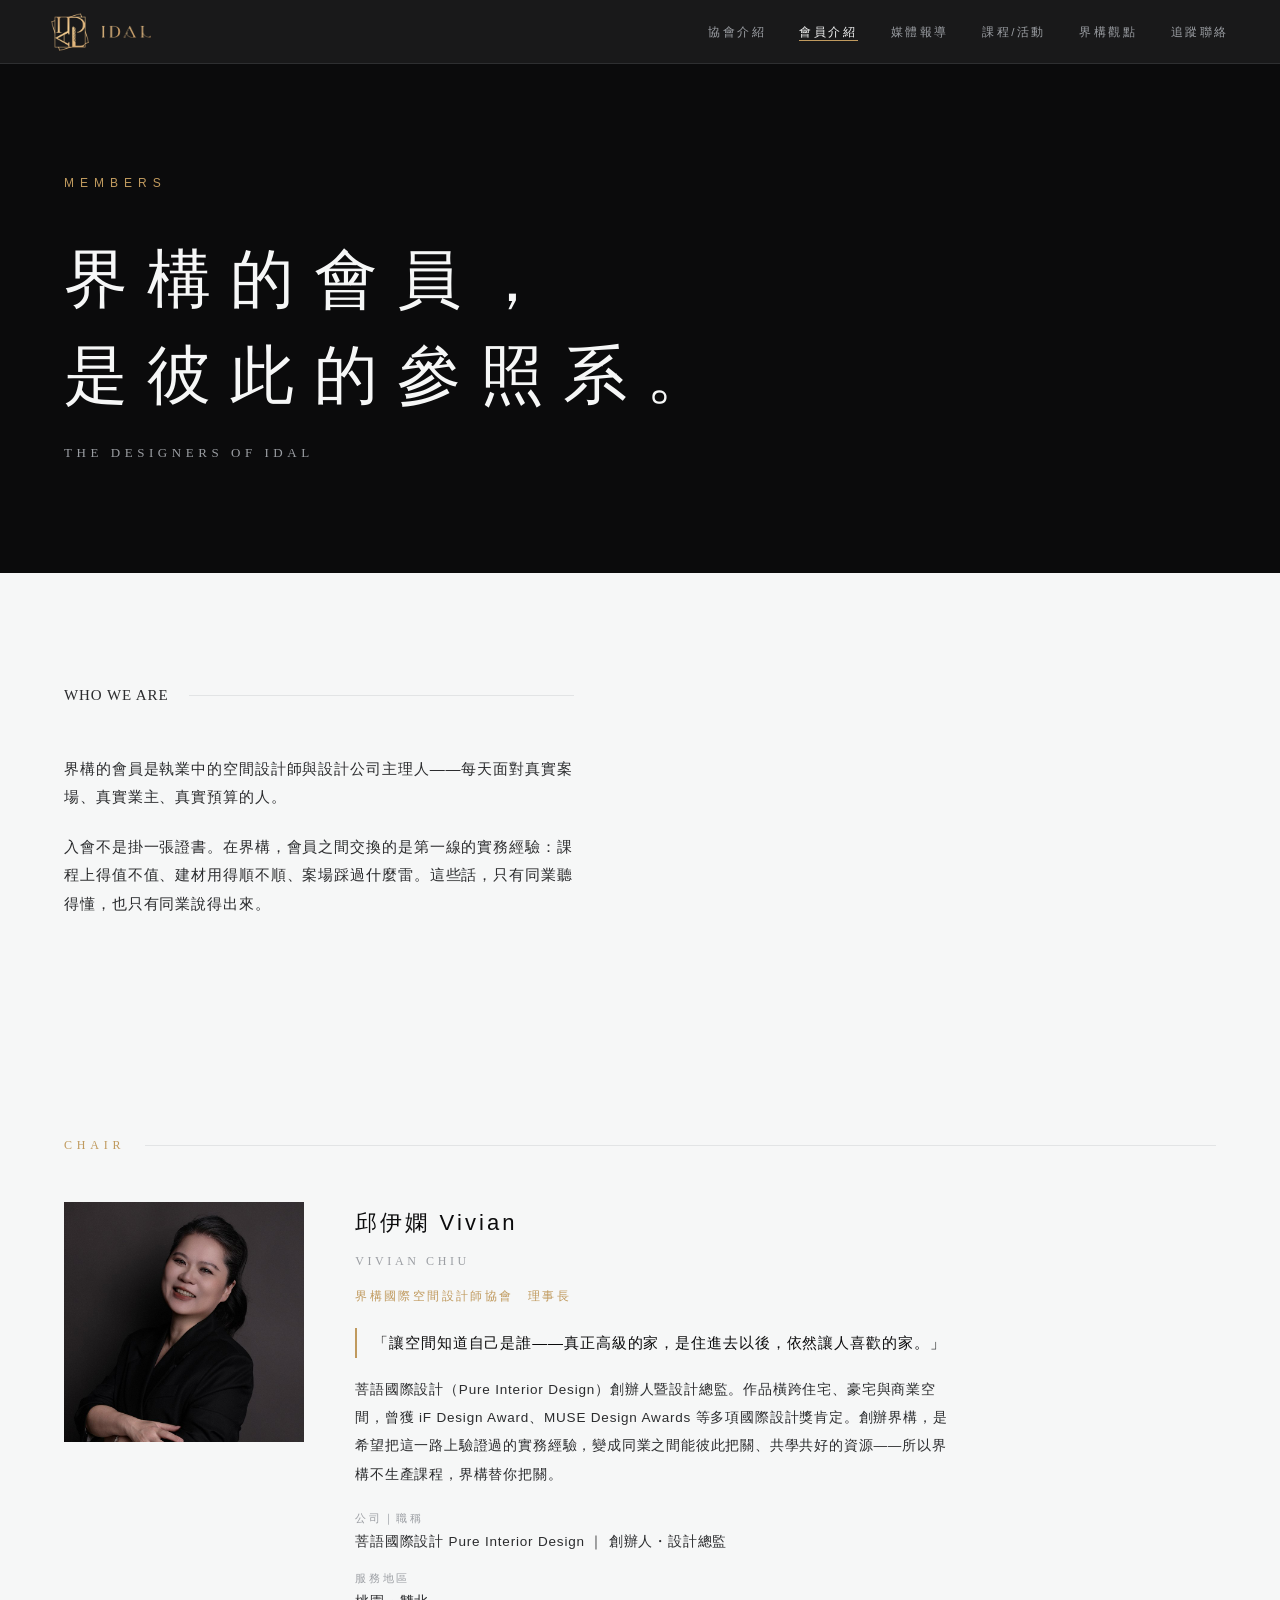
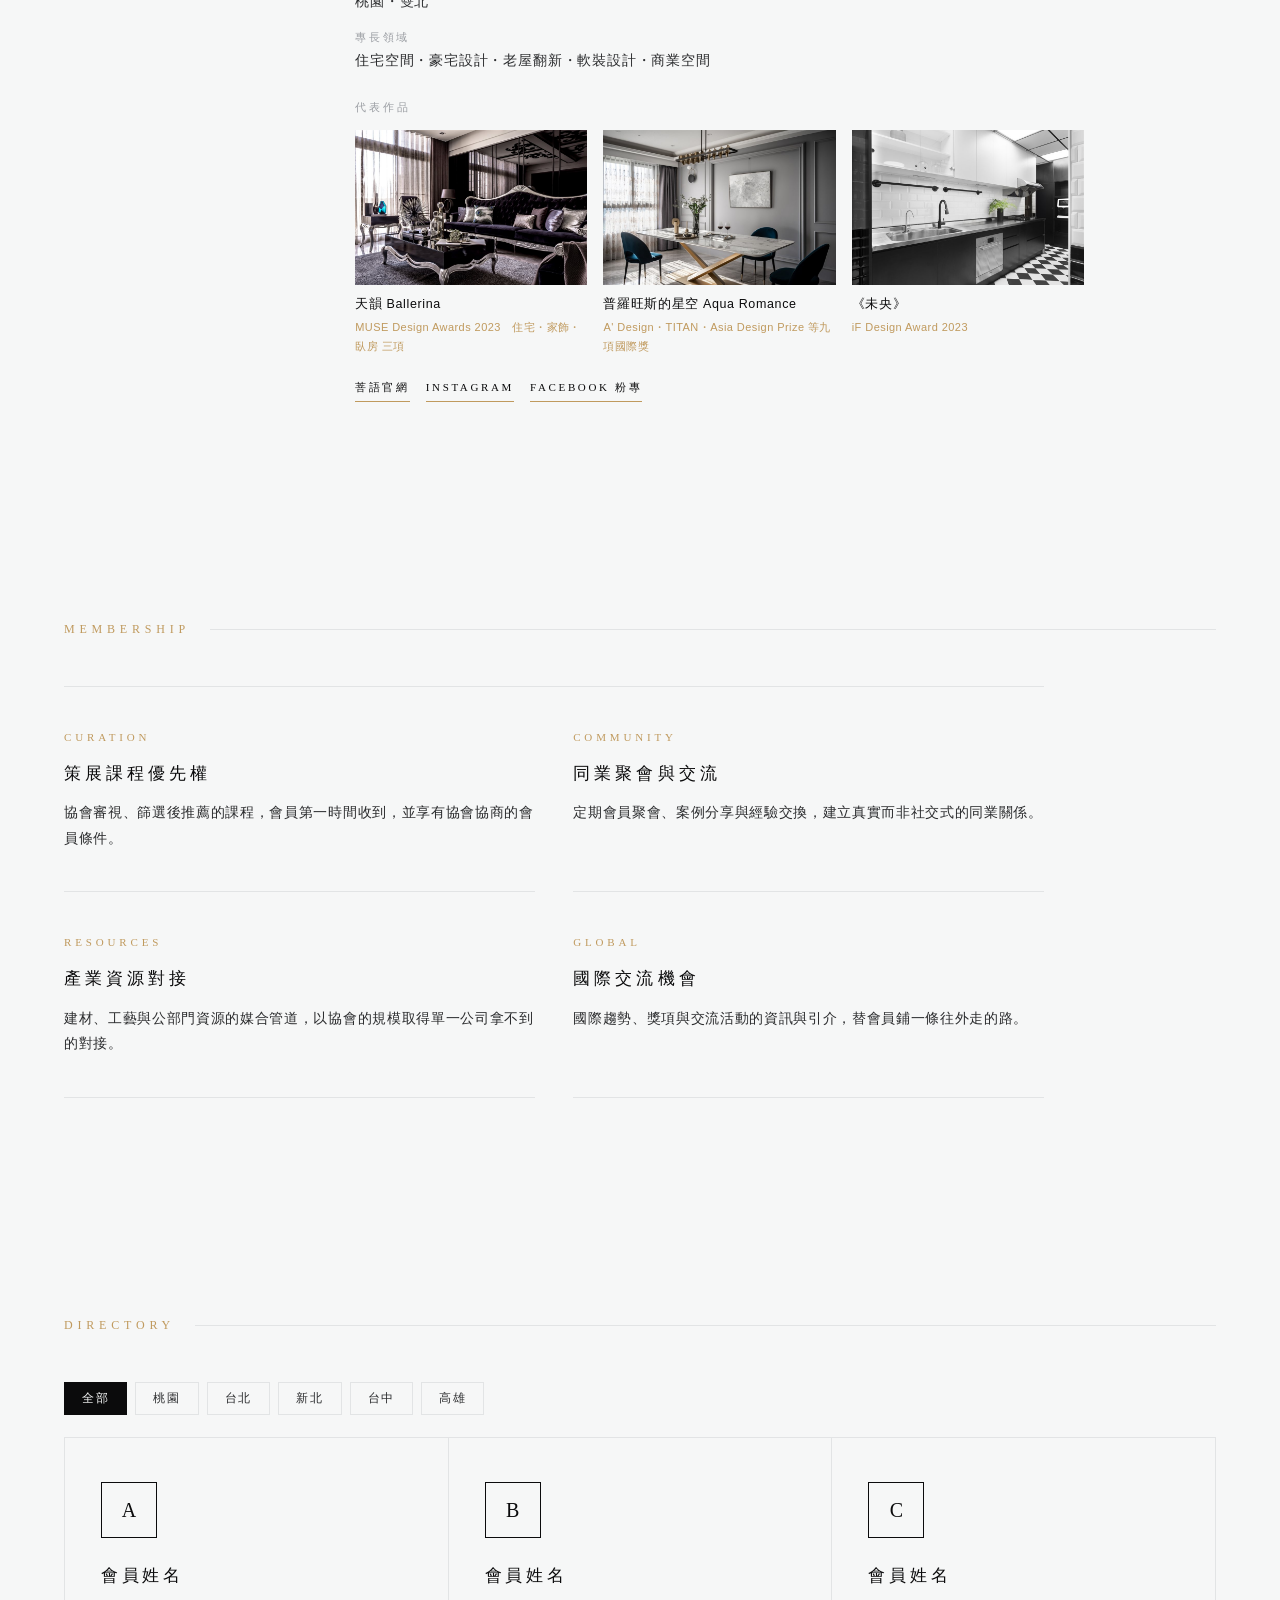
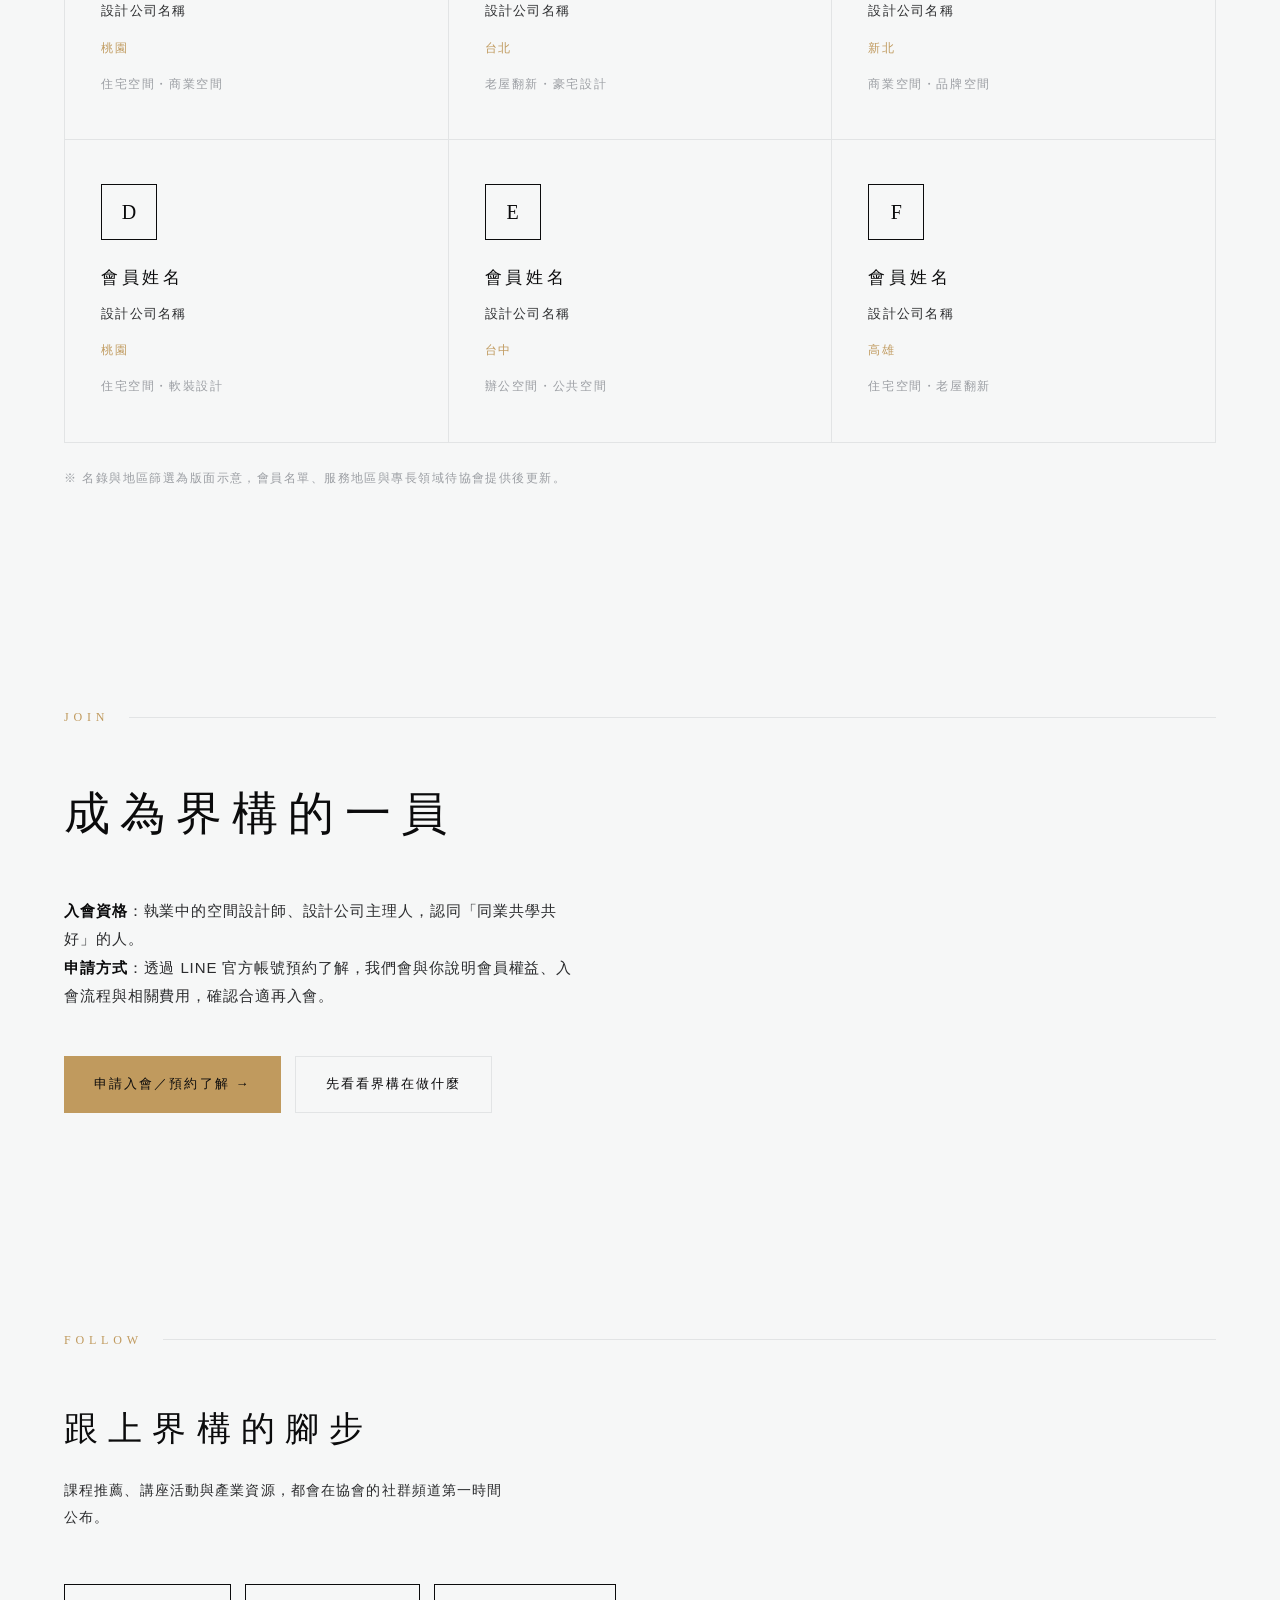
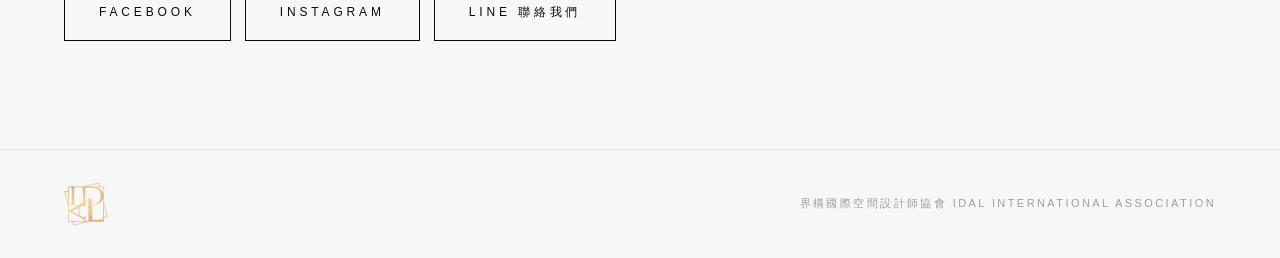
<file: members.html>
<!DOCTYPE html>
<html lang="zh-Hant-TW">
<head>
<meta charset="utf-8">
<meta name="viewport" content="width=device-width, initial-scale=1">
<title>會員介紹｜界構國際空間設計師協會 IDAL</title>
<meta name="description" content="界構的會員是執業中的空間設計師與設計公司主理人。會員權益：策展課程優先權、同業聚會交流、產業資源對接、國際交流機會。在界構，同業之間交換的是第一線的實務經驗。">
<link rel="canonical" href="https://vivian66323-afk.github.io/idal/members.html">
<meta property="og:type" content="website">
<meta property="og:title" content="會員介紹｜界構國際空間設計師協會 IDAL">
<meta property="og:description" content="界構的會員是執業中的空間設計師與設計公司主理人——彼此的參照系。">
<meta property="og:image" content="https://vivian66323-afk.github.io/idal/assets/idal-logo.png">
<meta property="og:locale" content="zh_TW">
<link rel="icon" type="image/png" href="assets/idal-mark.png">
<link rel="stylesheet" href="assets/style.css">
<script type="application/ld+json">
{
  "@context": "https://schema.org",
  "@type": "CollectionPage",
  "name": "會員介紹｜界構國際空間設計師協會",
  "url": "https://vivian66323-afk.github.io/idal/members.html",
  "inLanguage": "zh-Hant-TW",
  "about": {
    "@type": "Organization",
    "name": "界構國際空間設計師協會",
    "url": "https://vivian66323-afk.github.io/idal/",
    "description": "界構的會員是執業中的空間設計師與設計公司主理人，交換的是第一線的實務經驗。",
    "makesOffer": [
      { "@type": "Offer", "name": "策展課程優先權", "description": "協會審視篩選後推薦的課程，會員第一時間收到並享有協會協商的會員條件。" },
      { "@type": "Offer", "name": "同業聚會與交流", "description": "定期會員聚會、案例分享與經驗交換，建立真實而非社交式的同業關係。" },
      { "@type": "Offer", "name": "產業資源對接", "description": "建材、工藝與公部門資源的媒合管道，以協會規模取得單一公司拿不到的對接。" },
      { "@type": "Offer", "name": "國際交流機會", "description": "國際趨勢、獎項與交流活動的資訊與引介，替會員鋪一條往外走的路。" }
    ]
  }
}
</script>
</head>
<body>

<nav class="nav" aria-label="網站導覽">
  <a class="mark" href="index.html">
    <img src="assets/idal-mark.png" alt="IDAL 界構字標">
    <img class="mark-word" src="assets/idal-word.png" alt="IDAL">
  </a>
  <input type="checkbox" id="nav-toggle" class="nav-toggle" hidden>
  <label for="nav-toggle" class="nav-burger" aria-label="開啟選單" role="button" tabindex="0">
    <span></span><span></span><span></span>
  </label>
  <ul>
    <li><a href="index.html">協會介紹</a></li>
    <li><a href="members.html" aria-current="page">會員介紹</a></li>
    <li><a href="press.html">媒體報導</a></li>
    <li><a href="courses-events.html">課程/活動</a></li>
    <li><a href="insights.html">界構觀點</a></li>
    <li><a href="#follow">追蹤聯絡</a></li>
  </ul>
</nav>

<header class="members-hero">
  <p class="eyebrow">MEMBERS</p>
  <h1>界構的會員，<br>是彼此的參照系。</h1>
  <p class="en-sub">The Designers of IDAL</p>
</header>

<section class="members-intro">
  <p class="section-label">Who We Are</p>
  <div class="manifesto-inner reveal">
    <p>界構的會員是執業中的空間設計師與設計公司主理人——每天面對真實案場、真實業主、真實預算的人。</p>
    <p>入會不是掛一張證書。在界構，會員之間交換的是第一線的實務經驗：課程上得值不值、建材用得順不順、案場踩過什麼雷。這些話，只有同業聽得懂，也只有同業說得出來。</p>
  </div>
</section>

<section class="chair-section">
  <p class="section-label">Chair</p>
  <div class="chair-card reveal">
    <img class="chair-photo" src="assets/members/chair.jpg" alt="界構國際空間設計師協會理事長 邱伊嫻 Vivian 形象照" loading="lazy">
    <div class="chair-detail">
      <h2 class="chair-name">邱伊嫻 Vivian<span class="en">Vivian Chiu</span></h2>
      <p class="chair-role">界構國際空間設計師協會　理事長</p>
      <p class="chair-quote">「讓空間知道自己是誰——真正高級的家，是住進去以後，依然讓人喜歡的家。」</p>
      <p class="chair-bio">菩語國際設計（Pure Interior Design）創辦人暨設計總監。作品橫跨住宅、豪宅與商業空間，曾獲 iF Design Award、MUSE Design Awards 等多項國際設計獎肯定。創辦界構，是希望把這一路上驗證過的實務經驗，變成同業之間能彼此把關、共學共好的資源——所以界構不生產課程，界構替你把關。</p>
      <dl class="chair-meta">
        <dt>公司｜職稱</dt>
        <dd>菩語國際設計 Pure Interior Design ｜ 創辦人・設計總監</dd>
        <dt>服務地區</dt>
        <dd>桃園・雙北</dd>
        <dt>專長領域</dt>
        <dd>住宅空間・豪宅設計・老屋翻新・軟裝設計・商業空間</dd>
      </dl>
      <div class="chair-works">
        <span class="cw-label">代表作品</span>
        <div class="cw-grid">
          <div class="cw-item">
            <img src="assets/members/work-ballerina.jpg" alt="天韻 Ballerina 住宅空間設計作品" loading="lazy">
            <span class="cw-cap">天韻 Ballerina<span class="cw-award">MUSE Design Awards 2023　住宅・家飾・臥房 三項</span></span>
          </div>
          <a class="cw-item" href="https://www.purely2006.com/portfolio-collections/my-portfolio/%E6%99%AE%E7%BE%85%E6%97%BA%E6%96%AF%E7%9A%84%E6%98%9F%E7%A9%BA-%E6%B3%95%E5%BC%8F%E8%BC%95%E5%A5%A2" target="_blank" rel="noopener">
            <img src="assets/members/work-aquaromance.jpg" alt="普羅旺斯的星空 Aqua Romance 住宅空間設計作品" loading="lazy">
            <span class="cw-cap">普羅旺斯的星空 Aqua Romance<span class="cw-award">A' Design・TITAN・Asia Design Prize 等九項國際獎</span></span>
          </a>
          <a class="cw-item" href="https://www.purely2006.com/portfolio-collections/my-portfolio/xinbei-yingge-old-house-renovation" target="_blank" rel="noopener">
            <img src="assets/members/work-unfinished.jpg" alt="《未央》Unfinished Journey 鶯歌老屋翻新工業風住宅設計作品" loading="lazy">
            <span class="cw-cap">《未央》<span class="cw-award">iF Design Award 2023</span></span>
          </a>
        </div>
      </div>
      <div class="chair-links">
        <a href="https://www.purely2006.com" target="_blank" rel="noopener">菩語官網</a>
        <a href="https://www.instagram.com/pure_interiordesign/" target="_blank" rel="noopener">Instagram</a>
        <a href="https://www.facebook.com/147386842018322" target="_blank" rel="noopener">Facebook 粉專</a>
      </div>
    </div>
  </div>
</section>

<section>
  <p class="section-label">Membership</p>
  <div class="benefits reveal">
    <div class="benefit">
      <span class="en">Curation</span>
      <h3>策展課程優先權</h3>
      <p>協會審視、篩選後推薦的課程，會員第一時間收到，並享有協會協商的會員條件。</p>
    </div>
    <div class="benefit">
      <span class="en">Community</span>
      <h3>同業聚會與交流</h3>
      <p>定期會員聚會、案例分享與經驗交換，建立真實而非社交式的同業關係。</p>
    </div>
    <div class="benefit">
      <span class="en">Resources</span>
      <h3>產業資源對接</h3>
      <p>建材、工藝與公部門資源的媒合管道，以協會的規模取得單一公司拿不到的對接。</p>
    </div>
    <div class="benefit">
      <span class="en">Global</span>
      <h3>國際交流機會</h3>
      <p>國際趨勢、獎項與交流活動的資訊與引介，替會員鋪一條往外走的路。</p>
    </div>
  </div>
</section>

<section>
  <p class="section-label">Directory</p>
  <div class="dir-filter reveal" role="group" aria-label="依服務地區篩選會員">
    <button type="button" class="df-btn active" data-region="all" aria-pressed="true">全部</button>
    <button type="button" class="df-btn" data-region="桃園" aria-pressed="false">桃園</button>
    <button type="button" class="df-btn" data-region="台北" aria-pressed="false">台北</button>
    <button type="button" class="df-btn" data-region="新北" aria-pressed="false">新北</button>
    <button type="button" class="df-btn" data-region="台中" aria-pressed="false">台中</button>
    <button type="button" class="df-btn" data-region="高雄" aria-pressed="false">高雄</button>
  </div>
  <div class="directory-grid reveal">
    <div class="member-card" data-region="桃園">
      <div class="m-avatar">A</div>
      <div class="m-name">會員姓名</div>
      <div class="m-firm">設計公司名稱</div>
      <div class="m-region">桃園</div>
      <div class="m-field">住宅空間・商業空間</div>
    </div>
    <div class="member-card" data-region="台北">
      <div class="m-avatar">B</div>
      <div class="m-name">會員姓名</div>
      <div class="m-firm">設計公司名稱</div>
      <div class="m-region">台北</div>
      <div class="m-field">老屋翻新・豪宅設計</div>
    </div>
    <div class="member-card" data-region="新北">
      <div class="m-avatar">C</div>
      <div class="m-name">會員姓名</div>
      <div class="m-firm">設計公司名稱</div>
      <div class="m-region">新北</div>
      <div class="m-field">商業空間・品牌空間</div>
    </div>
    <div class="member-card" data-region="桃園">
      <div class="m-avatar">D</div>
      <div class="m-name">會員姓名</div>
      <div class="m-firm">設計公司名稱</div>
      <div class="m-region">桃園</div>
      <div class="m-field">住宅空間・軟裝設計</div>
    </div>
    <div class="member-card" data-region="台中">
      <div class="m-avatar">E</div>
      <div class="m-name">會員姓名</div>
      <div class="m-firm">設計公司名稱</div>
      <div class="m-region">台中</div>
      <div class="m-field">辦公空間・公共空間</div>
    </div>
    <div class="member-card" data-region="高雄">
      <div class="m-avatar">F</div>
      <div class="m-name">會員姓名</div>
      <div class="m-firm">設計公司名稱</div>
      <div class="m-region">高雄</div>
      <div class="m-field">住宅空間・老屋翻新</div>
    </div>
  </div>
  <p class="directory-note">※ 名錄與地區篩選為版面示意，會員名單、服務地區與專長領域待協會提供後更新。</p>
</section>

<section class="join" id="join">
  <p class="section-label">Join</p>
  <div class="manifesto-inner reveal">
    <h2>成為界構的一員</h2>
    <p><strong>入會資格</strong>：執業中的空間設計師、設計公司主理人，認同「同業共學共好」的人。</p>
    <p><strong>申請方式</strong>：透過 LINE 官方帳號預約了解，我們會與你說明會員權益、入會流程與相關費用，確認合適再入會。</p>
    <div class="hero-cta">
      <a class="btn-primary" href="https://lin.ee/Rx6D6qI" target="_blank" rel="noopener">申請入會／預約了解 →</a>
      <a class="btn-ghost" href="courses-events.html">先看看界構在做什麼</a>
    </div>
  </div>
</section>

<section class="follow" id="follow">
  <p class="section-label">Follow</p>
  <div class="follow-inner reveal">
    <h2>跟上界構的腳步</h2>
    <p class="sub">課程推薦、講座活動與產業資源，都會在協會的社群頻道第一時間公布。</p>
    <div class="follow-row">
      <a class="follow-btn" href="https://www.facebook.com/profile.php?id=61562910852713" target="_blank" rel="noopener">FACEBOOK</a>
      <a class="follow-btn" href="https://www.instagram.com/idal_2024/" target="_blank" rel="noopener">INSTAGRAM</a>
      <a class="follow-btn" href="https://lin.ee/Rx6D6qI" target="_blank" rel="noopener">LINE 聯絡我們</a>
    </div>
  </div>
</section>

<footer>
  <img src="assets/idal-mark.png" alt="IDAL 界構字標">
  <span class="fs">界構國際空間設計師協會 IDAL INTERNATIONAL ASSOCIATION</span>
</footer>

<script src="assets/script.js"></script>
</body>
</html>
</file>
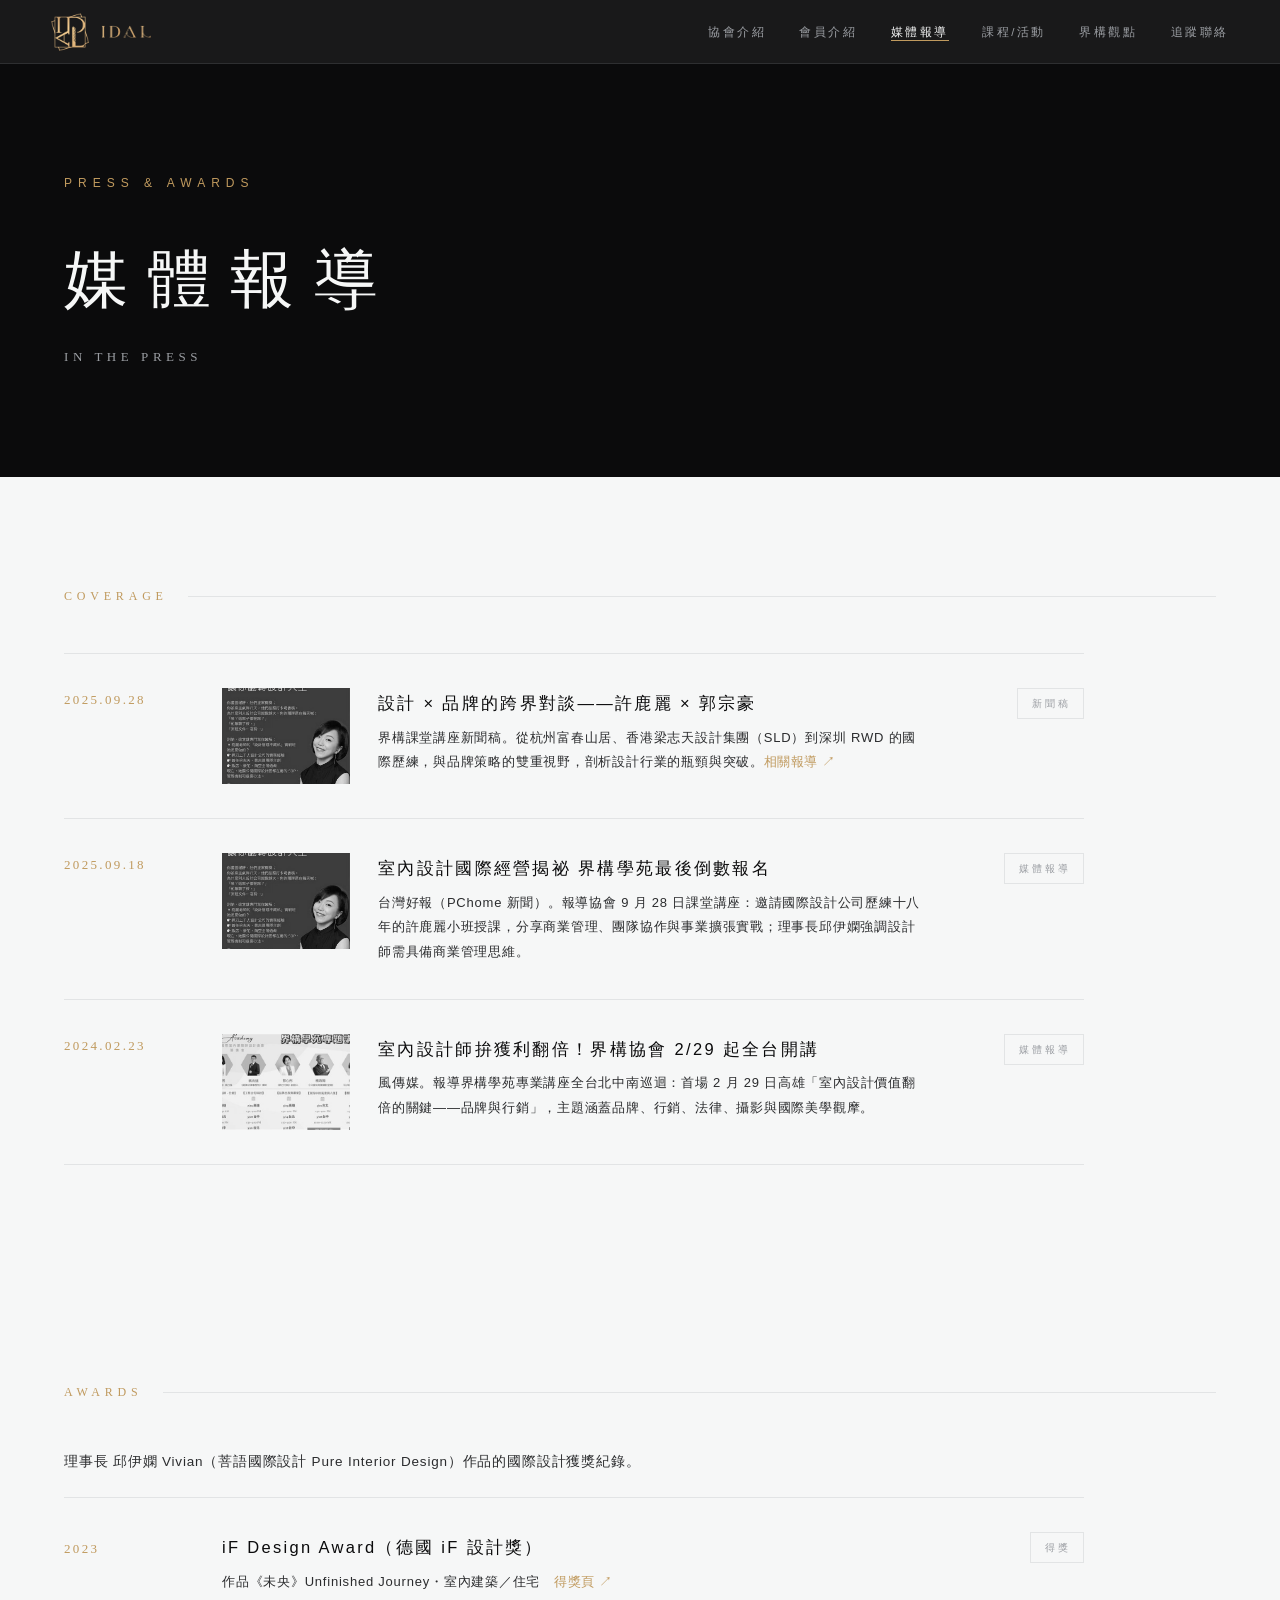
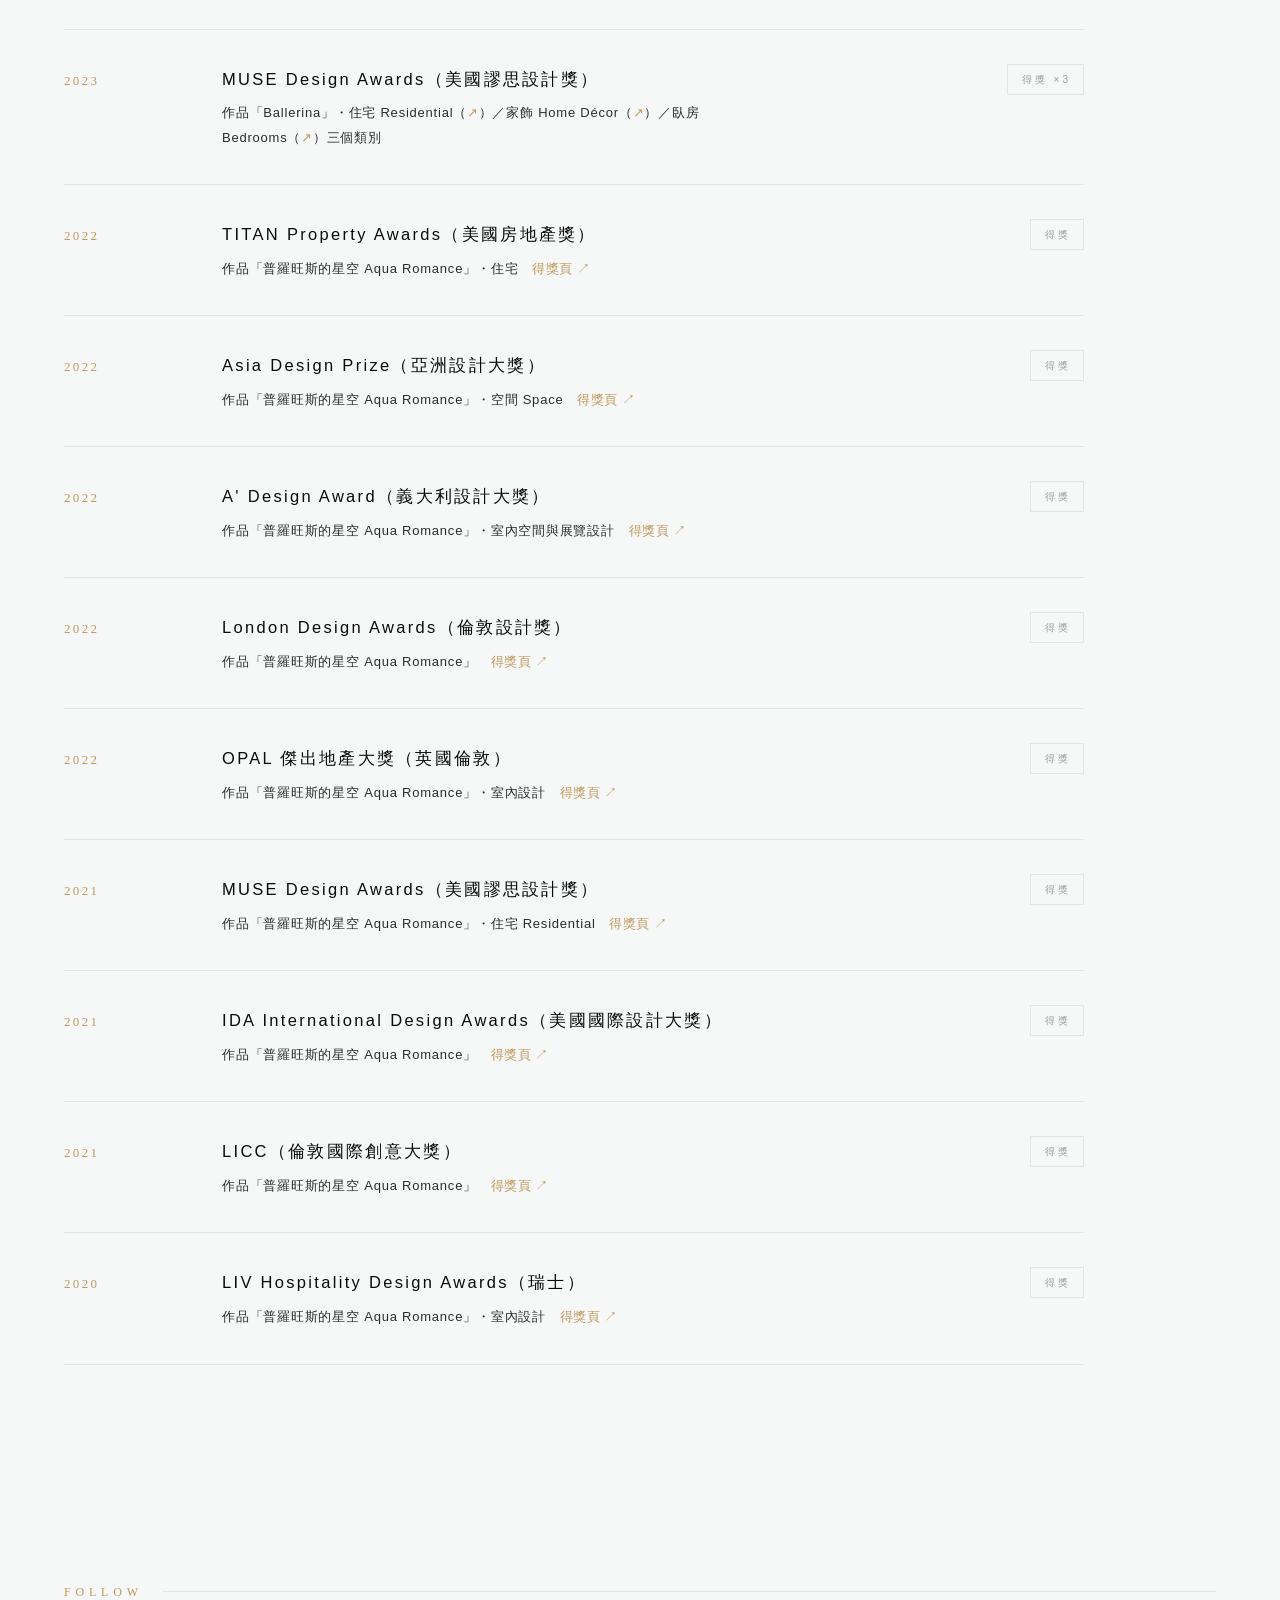
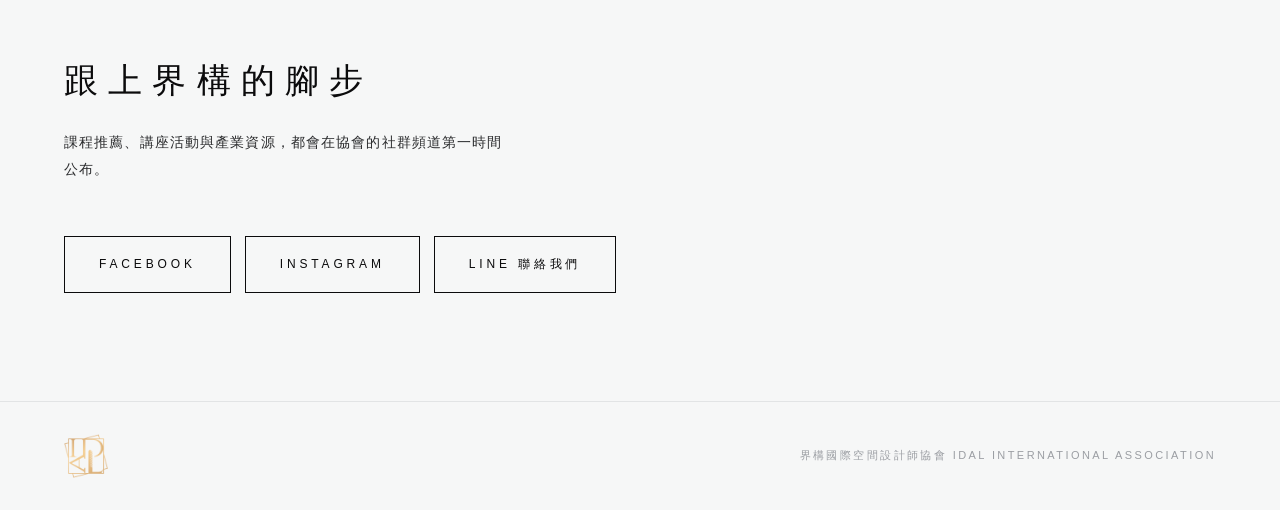
<file: press.html>
<!DOCTYPE html>
<html lang="zh-Hant-TW">
<head>
<meta charset="utf-8">
<meta name="viewport" content="width=device-width, initial-scale=1">
<title>媒體報導與得獎紀錄｜界構國際空間設計師協會 IDAL</title>
<meta name="description" content="界構國際空間設計師協會的媒體報導、新聞稿與得獎紀錄。理事長邱伊嫻（菩語國際設計）作品曾獲德國 iF Design Award、美國 MUSE Design Awards、TITAN、A' Design Award 等多項國際設計獎；並收錄協會講座、課程與會員動態的公開報導。">
<link rel="canonical" href="https://vivian66323-afk.github.io/idal/press.html">
<meta property="og:type" content="website">
<meta property="og:title" content="媒體報導與得獎紀錄｜界構國際空間設計師協會 IDAL">
<meta property="og:description" content="界構協會的媒體報導、新聞稿與得獎紀錄。">
<meta property="og:image" content="https://vivian66323-afk.github.io/idal/assets/idal-logo.png">
<meta property="og:locale" content="zh_TW">
<link rel="icon" type="image/png" href="assets/idal-mark.png">
<link rel="stylesheet" href="assets/style.css">
<script type="application/ld+json">
{
  "@context": "https://schema.org",
  "@type": "ItemList",
  "name": "界構國際空間設計師協會 媒體報導",
  "itemListElement": [
    {
      "@type": "ListItem",
      "position": 1,
      "item": {
        "@type": "NewsArticle",
        "headline": "室內設計國際經營揭祕 界構學苑最後倒數報名",
        "datePublished": "2025-09-18",
        "url": "https://news.pchome.com.tw/living/newstaiwandigi/20250918/index-75817062895076279009.html",
        "publisher": { "@type": "Organization", "name": "台灣好報（PChome 新聞）" },
        "about": { "@type": "Organization", "name": "界構國際空間設計師協會" }
      }
    },
    {
      "@type": "ListItem",
      "position": 2,
      "item": {
        "@type": "NewsArticle",
        "headline": "室內設計師拚獲利翻倍！界構協會 2/29 起全台開講",
        "datePublished": "2024-02-23",
        "url": "https://www.storm.mg/article/5029220",
        "publisher": { "@type": "Organization", "name": "風傳媒" },
        "about": { "@type": "Organization", "name": "界構國際空間設計師協會" }
      }
    },
    {
      "@type": "ListItem",
      "position": 3,
      "item": {
        "@type": "NewsArticle",
        "headline": "設計 × 品牌的跨界對談——許鹿麗 × 郭宗豪",
        "datePublished": "2025-09-28",
        "publisher": { "@type": "Organization", "name": "界構國際空間設計師協會" },
        "about": { "@type": "Organization", "name": "界構國際空間設計師協會" }
      }
    }
  ]
}
</script>
<script type="application/ld+json">
{
  "@context": "https://schema.org",
  "@type": "ItemList",
  "name": "界構理事長 邱伊嫻 Vivian 設計得獎紀錄",
  "itemListElement": [
    {
      "@type": "ListItem",
      "position": 1,
      "item": {
        "@type": "CreativeWork",
        "name": "未央 Unfinished Journey",
        "creator": { "@type": "Person", "name": "邱伊嫻 Vivian Chiu" },
        "award": ["iF Design Award 2023（Interior Architecture / Residential）"]
      }
    },
    {
      "@type": "ListItem",
      "position": 2,
      "item": {
        "@type": "CreativeWork",
        "name": "Ballerina",
        "creator": { "@type": "Person", "name": "邱伊嫻 Vivian Chiu" },
        "award": [
          "MUSE Design Awards 2023（Residential）",
          "MUSE Design Awards 2023（Home Décor）",
          "MUSE Design Awards 2023（Bedrooms）"
        ]
      }
    },
    {
      "@type": "ListItem",
      "position": 3,
      "item": {
        "@type": "CreativeWork",
        "name": "普羅旺斯的星空 Aqua Romance",
        "creator": { "@type": "Person", "name": "邱伊嫻 Vivian Chiu" },
        "award": [
          "TITAN Property Awards 2022",
          "Asia Design Prize 2022",
          "A' Design Award 2022",
          "London Design Awards 2022",
          "OPAL Outstanding Property Award London 2022",
          "MUSE Design Awards 2021",
          "IDA International Design Awards 2021",
          "LICC London International Creative Competition 2021",
          "LIV Hospitality Design Awards 2020"
        ]
      }
    }
  ]
}
</script>
</head>
<body>

<nav class="nav" aria-label="網站導覽">
  <a class="mark" href="index.html">
    <img src="assets/idal-mark.png" alt="IDAL 界構字標">
    <img class="mark-word" src="assets/idal-word.png" alt="IDAL">
  </a>
  <input type="checkbox" id="nav-toggle" class="nav-toggle" hidden>
  <label for="nav-toggle" class="nav-burger" aria-label="開啟選單" role="button" tabindex="0">
    <span></span><span></span><span></span>
  </label>
  <ul>
    <li><a href="index.html">協會介紹</a></li>
    <li><a href="members.html">會員介紹</a></li>
    <li><a href="press.html" aria-current="page">媒體報導</a></li>
    <li><a href="courses-events.html">課程/活動</a></li>
    <li><a href="insights.html">界構觀點</a></li>
    <li><a href="#follow">追蹤聯絡</a></li>
  </ul>
</nav>

<header class="members-hero">
  <p class="eyebrow">PRESS &amp; AWARDS</p>
  <h1>媒體報導</h1>
  <p class="en-sub">In the Press</p>
</header>

<section>
  <p class="section-label">Coverage</p>
  <div class="item-list reveal">
    <div class="item-row has-thumb">
      <span class="item-date">2025.09.28</span>
      <img class="item-thumb" src="assets/events/event-20250928.jpg" alt="設計×品牌跨界對談 許鹿麗 郭宗豪" loading="lazy">
      <div class="item-body">
        <p class="item-title">設計 × 品牌的跨界對談——許鹿麗 × 郭宗豪</p>
        <p class="item-sub">界構課堂講座新聞稿。從杭州富春山居、香港梁志天設計集團（SLD）到深圳 RWD 的國際歷練，與品牌策略的雙重視野，剖析設計行業的瓶頸與突破。<a href="https://news.pchome.com.tw/living/newstaiwandigi/20250918/index-75817062895076279009.html" target="_blank" rel="noopener">相關報導 ↗</a></p>
      </div>
      <span class="item-tag">新聞稿</span>
    </div>
    <div class="item-row has-thumb">
      <span class="item-date">2025.09.18</span>
      <img class="item-thumb" src="assets/events/press-20250918.jpg" alt="台灣好報報導 界構學苑" loading="lazy">
      <div class="item-body">
        <p class="item-title"><a href="https://news.pchome.com.tw/living/newstaiwandigi/20250918/index-75817062895076279009.html" target="_blank" rel="noopener">室內設計國際經營揭祕 界構學苑最後倒數報名</a></p>
        <p class="item-sub">台灣好報（PChome 新聞）。報導協會 9 月 28 日課堂講座：邀請國際設計公司歷練十八年的許鹿麗小班授課，分享商業管理、團隊協作與事業擴張實戰；理事長邱伊嫻強調設計師需具備商業管理思維。</p>
      </div>
      <span class="item-tag">媒體報導</span>
    </div>
    <div class="item-row has-thumb">
      <span class="item-date">2024.02.23</span>
      <img class="item-thumb" src="assets/events/press-20240223.jpg" alt="風傳媒報導 界構協會全台開講" loading="lazy">
      <div class="item-body">
        <p class="item-title"><a href="https://www.storm.mg/article/5029220" target="_blank" rel="noopener">室內設計師拚獲利翻倍！界構協會 2/29 起全台開講</a></p>
        <p class="item-sub">風傳媒。報導界構學苑專業講座全台北中南巡迴：首場 2 月 29 日高雄「室內設計價值翻倍的關鍵——品牌與行銷」，主題涵蓋品牌、行銷、法律、攝影與國際美學觀摩。</p>
      </div>
      <span class="item-tag">媒體報導</span>
    </div>
  </div>
</section>

<section>
  <p class="section-label">Awards</p>
  <p class="awards-lead">理事長 邱伊嫻 Vivian（菩語國際設計 Pure Interior Design）作品的國際設計獲獎紀錄。</p>
  <div class="item-list reveal">
    <div class="item-row">
      <span class="item-date">2023</span>
      <div class="item-body">
        <p class="item-title">iF Design Award（德國 iF 設計獎）</p>
        <p class="item-sub">作品《未央》Unfinished Journey・室內建築／住宅　<a href="https://ifdesign.com/en/winner-ranking/project/unfinished-journey/555483" target="_blank" rel="noopener">得獎頁 ↗</a></p>
      </div>
      <span class="item-tag">得獎</span>
    </div>
    <div class="item-row">
      <span class="item-date">2023</span>
      <div class="item-body">
        <p class="item-title">MUSE Design Awards（美國謬思設計獎）</p>
        <p class="item-sub">作品「Ballerina」・住宅 Residential（<a href="https://design.museaward.com/winner-info.php?id=18224" target="_blank" rel="noopener">↗</a>）／家飾 Home Décor（<a href="https://design.museaward.com/winner-info.php?id=18223" target="_blank" rel="noopener">↗</a>）／臥房 Bedrooms（<a href="https://design.museaward.com/winner-info.php?id=18222" target="_blank" rel="noopener">↗</a>）三個類別</p>
      </div>
      <span class="item-tag">得獎 ×3</span>
    </div>
    <div class="item-row">
      <span class="item-date">2022</span>
      <div class="item-body">
        <p class="item-title">TITAN Property Awards（美國房地產獎）</p>
        <p class="item-sub">作品「普羅旺斯的星空 Aqua Romance」・住宅　<a href="https://thepropertyawards.com/winner-info.php?id=747" target="_blank" rel="noopener">得獎頁 ↗</a></p>
      </div>
      <span class="item-tag">得獎</span>
    </div>
    <div class="item-row">
      <span class="item-date">2022</span>
      <div class="item-body">
        <p class="item-title">Asia Design Prize（亞洲設計大獎）</p>
        <p class="item-sub">作品「普羅旺斯的星空 Aqua Romance」・空間 Space　<a href="https://asiadesignprize.com/index.php?mid=exhibition&search_target=extra_vars2&search_keyword=2022&page=9&document_srl=159749" target="_blank" rel="noopener">得獎頁 ↗</a></p>
      </div>
      <span class="item-tag">得獎</span>
    </div>
    <div class="item-row">
      <span class="item-date">2022</span>
      <div class="item-body">
        <p class="item-title">A' Design Award（義大利設計大獎）</p>
        <p class="item-sub">作品「普羅旺斯的星空 Aqua Romance」・室內空間與展覽設計　<a href="https://competition.adesignaward.com/design.php?ID=136935" target="_blank" rel="noopener">得獎頁 ↗</a></p>
      </div>
      <span class="item-tag">得獎</span>
    </div>
    <div class="item-row">
      <span class="item-date">2022</span>
      <div class="item-body">
        <p class="item-title">London Design Awards（倫敦設計獎）</p>
        <p class="item-sub">作品「普羅旺斯的星空 Aqua Romance」　<a href="https://awards.design/lon22/project.asp?ID=24619" target="_blank" rel="noopener">得獎頁 ↗</a></p>
      </div>
      <span class="item-tag">得獎</span>
    </div>
    <div class="item-row">
      <span class="item-date">2022</span>
      <div class="item-body">
        <p class="item-title">OPAL 傑出地產大獎（英國倫敦）</p>
        <p class="item-sub">作品「普羅旺斯的星空 Aqua Romance」・室內設計　<a href="https://outstandingpropertyaward.com/winners/hm/2022/12-7313-22/" target="_blank" rel="noopener">得獎頁 ↗</a></p>
      </div>
      <span class="item-tag">得獎</span>
    </div>
    <div class="item-row">
      <span class="item-date">2021</span>
      <div class="item-body">
        <p class="item-title">MUSE Design Awards（美國謬思設計獎）</p>
        <p class="item-sub">作品「普羅旺斯的星空 Aqua Romance」・住宅 Residential　<a href="https://design.museaward.com/winner-info.php?id=7059" target="_blank" rel="noopener">得獎頁 ↗</a></p>
      </div>
      <span class="item-tag">得獎</span>
    </div>
    <div class="item-row">
      <span class="item-date">2021</span>
      <div class="item-body">
        <p class="item-title">IDA International Design Awards（美國國際設計大獎）</p>
        <p class="item-sub">作品「普羅旺斯的星空 Aqua Romance」　<a href="https://www.idesignawards.com/winners-old/zoom.php?eid=9-39496-21" target="_blank" rel="noopener">得獎頁 ↗</a></p>
      </div>
      <span class="item-tag">得獎</span>
    </div>
    <div class="item-row">
      <span class="item-date">2021</span>
      <div class="item-body">
        <p class="item-title">LICC（倫敦國際創意大獎）</p>
        <p class="item-sub">作品「普羅旺斯的星空 Aqua Romance」　<a href="https://licc.uk/winners/winner.php?eid=2-29250-21" target="_blank" rel="noopener">得獎頁 ↗</a></p>
      </div>
      <span class="item-tag">得獎</span>
    </div>
    <div class="item-row">
      <span class="item-date">2020</span>
      <div class="item-body">
        <p class="item-title">LIV Hospitality Design Awards（瑞士）</p>
        <p class="item-sub">作品「普羅旺斯的星空 Aqua Romance」・室內設計　<a href="https://livawards.com/winner/liv/2020/493/0/" target="_blank" rel="noopener">得獎頁 ↗</a></p>
      </div>
      <span class="item-tag">得獎</span>
    </div>
  </div>
</section>

<section class="follow" id="follow">
  <p class="section-label">Follow</p>
  <div class="follow-inner reveal">
    <h2>跟上界構的腳步</h2>
    <p class="sub">課程推薦、講座活動與產業資源，都會在協會的社群頻道第一時間公布。</p>
    <div class="follow-row">
      <a class="follow-btn" href="https://www.facebook.com/profile.php?id=61562910852713" target="_blank" rel="noopener">FACEBOOK</a>
      <a class="follow-btn" href="https://www.instagram.com/idal_2024/" target="_blank" rel="noopener">INSTAGRAM</a>
      <a class="follow-btn" href="https://lin.ee/Rx6D6qI" target="_blank" rel="noopener">LINE 聯絡我們</a>
    </div>
  </div>
</section>

<footer>
  <img src="assets/idal-mark.png" alt="IDAL 界構字標">
  <span class="fs">界構國際空間設計師協會 IDAL INTERNATIONAL ASSOCIATION</span>
</footer>

<script src="assets/script.js"></script>
</body>
</html>
</file>
<file: assets/style.css>
:root {
  --ink: #0B0B0C;
  --paper: #F6F7F7;
  --graphite: #2B2C2E;
  --silver: #9B9EA3;
  --gold: #C09A5E;
  --hairline: #E2E4E5;
  --hairline-dark: #2E2F31;
  --font-didone: "Didot", "Bodoni MT", "Bodoni 72", "Playfair Display", "Times New Roman", serif;
  --font-cjk: "Microsoft JhengHei", "PingFang TC", "Noto Sans TC", "Heiti TC", sans-serif;
}

* { margin: 0; padding: 0; box-sizing: border-box; }

html { scroll-behavior: smooth; }
@media (prefers-reduced-motion: reduce) {
  html { scroll-behavior: auto; }
  .reveal { opacity: 1 !important; transform: none !important; transition: none !important; }
  .pillar, .follow-btn, .nav a, .member-card { transition: none !important; }
}

body {
  font-family: var(--font-cjk);
  background: var(--paper);
  color: var(--ink);
  line-height: 1.9;
  -webkit-font-smoothing: antialiased;
}

::selection { background: var(--ink); color: var(--paper); }

/* ---------- Nav ---------- */
.nav {
  position: sticky;
  top: 0;
  z-index: 10;
  display: flex;
  align-items: center;
  justify-content: space-between;
  gap: 16px;
  padding: 0 clamp(16px, 4vw, 64px);
  height: 64px;
  background: rgba(11, 11, 12, 0.94);
  backdrop-filter: blur(8px);
  border-bottom: 1px solid var(--hairline-dark);
}
.nav .mark {
  display: flex;
  align-items: center;
  gap: 12px;
  text-decoration: none;
  flex-shrink: 0;
}
.nav .mark img { height: 38px; width: auto; display: block; }
.nav .mark .mark-word {
  height: 13px;
  width: auto;
  display: block;
}
@media (max-width: 560px) { .nav .mark .mark-word { display: none; } }
.nav ul {
  display: flex;
  gap: clamp(12px, 2.6vw, 36px);
  list-style: none;
  overflow-x: auto;
  scrollbar-width: none;
}
.nav ul::-webkit-scrollbar { display: none; }
.nav ul a {
  color: var(--silver);
  text-decoration: none;
  font-size: 11.5px;
  letter-spacing: 0.22em;
  transition: color 0.25s ease;
  white-space: nowrap;
}
.nav ul a:hover, .nav ul a:focus-visible { color: var(--paper); }
.nav ul a[aria-current="page"] { color: var(--paper); border-bottom: 1px solid var(--gold); padding-bottom: 2px; }
.nav a:focus-visible { outline: 1px solid var(--paper); outline-offset: 4px; }

/* ---------- Nav: mobile hamburger ---------- */
.nav-burger { display: none; }
@media (max-width: 720px) {
  .nav-burger {
    display: flex;
    flex-direction: column;
    justify-content: center;
    gap: 5px;
    width: 40px;
    height: 40px;
    margin-left: auto;
    cursor: pointer;
    flex-shrink: 0;
  }
  .nav-burger span {
    display: block;
    width: 22px;
    height: 2px;
    background: var(--paper);
    transition: transform 0.25s ease, opacity 0.2s ease;
  }
  .nav-burger:focus-visible { outline: 1px solid var(--paper); outline-offset: 3px; }
  .nav ul {
    position: absolute;
    top: 64px;
    left: 0;
    right: 0;
    flex-direction: column;
    gap: 0;
    overflow: hidden;
    max-height: 0;
    background: rgba(11, 11, 12, 0.98);
    backdrop-filter: blur(8px);
    border-bottom: 1px solid var(--hairline-dark);
    transition: max-height 0.32s ease;
  }
  .nav-toggle:checked ~ ul { max-height: 420px; border-bottom-width: 1px; }
  .nav ul li { border-top: 1px solid var(--hairline-dark); }
  .nav ul li:first-child { border-top: 0; }
  .nav ul a {
    display: block;
    padding: 16px clamp(20px, 5vw, 64px);
    font-size: 13px;
    letter-spacing: 0.24em;
  }
  .nav ul a[aria-current="page"] { border-bottom: 0; border-left: 2px solid var(--gold); padding-left: calc(clamp(20px, 5vw, 64px) - 2px); }
  .nav-toggle:checked ~ .nav-burger span:nth-child(1) { transform: translateY(7px) rotate(45deg); }
  .nav-toggle:checked ~ .nav-burger span:nth-child(2) { opacity: 0; }
  .nav-toggle:checked ~ .nav-burger span:nth-child(3) { transform: translateY(-7px) rotate(-45deg); }
}

/* ---------- Hero ---------- */
.hero {
  background: var(--ink);
  color: var(--paper);
  min-height: calc(100svh - 64px);
  display: grid;
  grid-template-columns: 1fr auto;
  align-items: end;
  padding: clamp(40px, 8vh, 96px) clamp(20px, 5vw, 64px) clamp(48px, 10vh, 110px);
  gap: 32px;
  position: relative;
  overflow: hidden;
}
.hero-main { max-width: 900px; }
.hero-cta {
  display: flex;
  flex-wrap: wrap;
  gap: 14px;
  margin-top: clamp(28px, 5vh, 48px);
}
.btn-primary, .btn-ghost {
  display: inline-flex;
  align-items: center;
  padding: 15px 30px;
  font-size: 13px;
  letter-spacing: 0.16em;
  text-decoration: none;
  transition: background 0.25s ease, color 0.25s ease, border-color 0.25s ease;
}
.btn-primary {
  background: var(--gold);
  color: var(--ink);
  font-weight: 500;
}
.btn-primary:hover, .btn-primary:focus-visible { background: #d4b378; }
.btn-ghost {
  border: 1px solid var(--hairline-dark);
  color: var(--paper);
}
.btn-ghost:hover, .btn-ghost:focus-visible { border-color: var(--gold); color: var(--gold); }
.btn-primary:focus-visible, .btn-ghost:focus-visible { outline: 1px solid var(--gold); outline-offset: 3px; }
.hero .eyebrow {
  font-size: 12px;
  letter-spacing: 0.5em;
  color: var(--gold);
  margin-bottom: clamp(24px, 5vh, 56px);
}
.hero .wordmark-img {
  width: clamp(260px, 46vw, 520px);
  height: auto;
  display: block;
  margin-left: -8px;
}
.hero .vertical {
  writing-mode: vertical-rl;
  font-size: clamp(15px, 1.8vw, 19px);
  font-weight: 300;
  letter-spacing: 0.4em;
  color: var(--paper);
  border-left: 1px solid var(--hairline-dark);
  padding-left: clamp(14px, 2vw, 28px);
  height: clamp(320px, 56vh, 500px);
  align-self: end;
}
@media (max-width: 640px) {
  .hero { grid-template-columns: 1fr; }
  .hero .vertical { display: none; }
  .hero .wordmark-img { width: min(86vw, 420px); }
}

/* ---------- Sections ---------- */
section { padding: clamp(64px, 12vh, 140px) clamp(20px, 5vw, 64px); }
.section-label {
  font-family: var(--font-didone);
  font-size: 12px;
  letter-spacing: 0.4em;
  color: var(--gold);
  text-transform: uppercase;
  margin-bottom: clamp(28px, 5vh, 56px);
  display: flex;
  align-items: center;
  gap: 20px;
}
.section-label::after {
  content: "";
  flex: 1;
  height: 1px;
  background: var(--hairline);
}

/* ---------- Manifesto ---------- */
.manifesto-inner { max-width: 860px; }
.standards .manifesto-inner { margin-bottom: clamp(28px, 5vh, 48px); }
.join .manifesto-inner { display: block; }
.join p strong { color: var(--ink); font-weight: 600; }
.join .hero-cta .btn-ghost { border-color: var(--hairline); color: var(--ink); }
.join .hero-cta .btn-ghost:hover { border-color: var(--gold); color: var(--gold); }
.manifesto h2, .members-intro h2, .standards h2, .join h2 {
  font-size: clamp(26px, 4.6vw, 46px);
  font-weight: 300;
  letter-spacing: 0.22em;
  line-height: 1.7;
  text-wrap: balance;
  margin-bottom: clamp(28px, 5vh, 48px);
}
.manifesto p, .members-intro p, .standards .manifesto-inner p, .join .manifesto-inner p {
  max-width: 34em;
  font-size: 15px;
  font-weight: 300;
  color: var(--graphite);
  letter-spacing: 0.06em;
}
.manifesto p + p, .members-intro p + p { margin-top: 1.4em; }

/* ---------- Pillars ---------- */
.pillars-section { padding-left: 0; padding-right: 0; }
.pillars-section .section-label { margin-left: clamp(20px, 5vw, 64px); margin-right: clamp(20px, 5vw, 64px); }
.pillars {
  display: grid;
  grid-template-columns: repeat(4, 1fr);
  border-top: 1px solid var(--hairline);
  border-bottom: 1px solid var(--hairline);
}
@media (max-width: 960px) { .pillars { grid-template-columns: repeat(2, 1fr); } }
@media (max-width: 560px) { .pillars { grid-template-columns: 1fr; } }

.pillar {
  border: 0;
  text-align: left;
  background: var(--paper);
  color: var(--ink);
  font-family: var(--font-cjk);
  padding: clamp(32px, 5vw, 56px) clamp(24px, 3vw, 40px);
  border-right: 1px solid var(--hairline);
  cursor: pointer;
  transition: background 0.3s ease, color 0.3s ease;
  display: flex;
  flex-direction: column;
  gap: 18px;
  min-height: 300px;
}
.pillar:last-child { border-right: 0; }
@media (max-width: 960px) {
  .pillar { border-bottom: 1px solid var(--hairline); }
  .pillar:nth-last-child(-n+2) { border-bottom: 0; }
}
@media (max-width: 560px) {
  .pillar { border-right: 0; min-height: 0; }
  .pillar:nth-last-child(-n+2) { border-bottom: 1px solid var(--hairline); }
  .pillar:last-child { border-bottom: 0; }
}

.pillar:hover, .pillar:focus-visible, .pillar.open {
  background: var(--ink);
  color: var(--paper);
}
.pillar:focus-visible { outline: 1px solid var(--ink); outline-offset: -6px; }
.pillar .en {
  font-family: var(--font-didone);
  font-size: 12px;
  letter-spacing: 0.35em;
  text-transform: uppercase;
  color: var(--gold);
}
.pillar h3 {
  font-size: 21px;
  font-weight: 400;
  letter-spacing: 0.3em;
}
.pillar .lede {
  font-size: 13.5px;
  font-weight: 300;
  letter-spacing: 0.05em;
  line-height: 2;
}
.pillar .detail {
  font-size: 13px;
  font-weight: 300;
  letter-spacing: 0.05em;
  line-height: 2;
  color: var(--silver);
  max-height: 0;
  overflow: hidden;
  transition: max-height 0.4s ease;
}
.pillar.open .detail { max-height: 260px; }
.pillar .more {
  margin-top: auto;
  font-size: 11px;
  letter-spacing: 0.3em;
  color: var(--silver);
}
.pillar.open .more { color: var(--paper); }

/* ---------- Chair ---------- */
.chair { background: var(--ink); color: var(--paper); }
.chair .section-label::after { background: var(--hairline-dark); }
.chair blockquote {
  max-width: 760px;
  font-size: clamp(20px, 3.4vw, 32px);
  font-weight: 300;
  letter-spacing: 0.18em;
  line-height: 2;
  text-wrap: balance;
}
.chair cite {
  display: block;
  margin-top: clamp(28px, 5vh, 44px);
  font-style: normal;
  font-size: 12px;
  letter-spacing: 0.4em;
  color: var(--silver);
}

/* ---------- FAQ ---------- */
.faq-inner { max-width: 820px; }
.faq-h2 {
  font-size: clamp(24px, 4vw, 40px);
  font-weight: 300;
  letter-spacing: 0.22em;
  line-height: 1.6;
  text-wrap: balance;
  margin-bottom: clamp(28px, 5vh, 48px);
}
.faq-item {
  border-top: 1px solid var(--hairline);
  padding: clamp(18px, 2.6vw, 26px) 0;
}
.faq-item:last-child { border-bottom: 1px solid var(--hairline); }
.faq-item summary {
  list-style: none;
  cursor: pointer;
  display: flex;
  align-items: center;
  justify-content: space-between;
  gap: 20px;
  font-size: clamp(16px, 2.1vw, 19px);
  font-weight: 400;
  letter-spacing: 0.12em;
  color: var(--ink);
}
.faq-item summary::-webkit-details-marker { display: none; }
.faq-item summary::after {
  content: "＋";
  font-family: var(--font-didone);
  color: var(--gold);
  font-size: 20px;
  flex-shrink: 0;
  transition: transform 0.25s ease;
}
.faq-item[open] summary::after { content: "－"; }
.faq-item summary:focus-visible { outline: 1px solid var(--ink); outline-offset: 4px; }
.faq-item p {
  margin-top: 16px;
  max-width: 42em;
  font-size: 14.5px;
  font-weight: 300;
  line-height: 2.1;
  letter-spacing: 0.05em;
  color: var(--graphite);
}
.faq-item p strong { font-weight: 500; color: var(--ink); }
.faq-item p a { color: var(--gold); text-decoration: none; }
.faq-item p a:hover, .faq-item p a:focus-visible { text-decoration: underline; text-underline-offset: 3px; }

/* ---------- Follow / CTA ---------- */
.follow-inner { max-width: 860px; }
.follow h2 {
  font-size: clamp(22px, 3.6vw, 34px);
  font-weight: 300;
  letter-spacing: 0.3em;
  margin-bottom: 16px;
}
.follow .sub {
  font-size: 14px;
  font-weight: 300;
  color: var(--graphite);
  letter-spacing: 0.08em;
  max-width: 32em;
  margin-bottom: clamp(32px, 6vh, 56px);
}
.follow-row { display: flex; flex-wrap: wrap; gap: 14px; }
.follow-btn {
  display: inline-flex;
  align-items: center;
  gap: 12px;
  padding: 16px 34px;
  border: 1px solid var(--ink);
  color: var(--ink);
  background: transparent;
  text-decoration: none;
  font-size: 12px;
  letter-spacing: 0.32em;
  font-family: var(--font-cjk);
  transition: background 0.25s ease, color 0.25s ease;
}
.follow-btn:hover, .follow-btn:focus-visible {
  background: var(--ink);
  color: var(--paper);
}
.follow-btn:focus-visible { outline: 1px solid var(--ink); outline-offset: 3px; }

/* ---------- Subpage hero ---------- */
.members-hero {
  background: var(--ink);
  color: var(--paper);
  padding: clamp(64px, 12vh, 140px) clamp(20px, 5vw, 64px);
}
.members-hero .eyebrow {
  font-size: 12px;
  letter-spacing: 0.5em;
  color: var(--gold);
  margin-bottom: clamp(20px, 4vh, 40px);
}
.members-hero h1 {
  font-size: clamp(30px, 6vw, 64px);
  font-weight: 300;
  letter-spacing: 0.3em;
  line-height: 1.5;
  text-wrap: balance;
}
.members-hero .en-sub {
  font-family: var(--font-didone);
  font-size: 13px;
  letter-spacing: 0.35em;
  color: var(--silver);
  margin-top: 18px;
  text-transform: uppercase;
}

/* ---------- Members ---------- */
.benefits {
  display: grid;
  grid-template-columns: repeat(2, 1fr);
  gap: 0 clamp(20px, 3vw, 48px);
  border-top: 1px solid var(--hairline);
  max-width: 980px;
}
@media (max-width: 700px) { .benefits { grid-template-columns: 1fr; } }
.benefit {
  padding: clamp(24px, 4vw, 40px) 0;
  border-bottom: 1px solid var(--hairline);
}
.benefit .en {
  font-family: var(--font-didone);
  font-size: 11px;
  letter-spacing: 0.35em;
  text-transform: uppercase;
  color: var(--gold);
  display: block;
  margin-bottom: 10px;
}
.benefit h3 {
  font-size: 17px;
  font-weight: 400;
  letter-spacing: 0.24em;
  margin-bottom: 10px;
}
.benefit p {
  font-size: 13.5px;
  font-weight: 300;
  color: var(--graphite);
  letter-spacing: 0.05em;
}

.dir-filter { display: flex; flex-wrap: wrap; gap: 8px; margin-bottom: 22px; }
.df-btn {
  font-family: var(--font-cjk);
  font-size: 12px;
  letter-spacing: 0.14em;
  color: var(--graphite);
  background: none;
  border: 1px solid var(--hairline);
  padding: 7px 17px;
  cursor: pointer;
  transition: background 0.25s ease, color 0.25s ease, border-color 0.25s ease;
}
.df-btn:hover, .df-btn:focus-visible { border-color: var(--gold); color: var(--ink); }
.df-btn.active { background: var(--ink); color: var(--paper); border-color: var(--ink); }
.member-card .m-region {
  font-size: 11.5px;
  letter-spacing: 0.16em;
  color: var(--gold);
  margin-top: 6px;
}

.directory-grid {
  display: grid;
  grid-template-columns: repeat(3, 1fr);
  gap: 1px;
  background: var(--hairline);
  border: 1px solid var(--hairline);
}
@media (max-width: 900px) { .directory-grid { grid-template-columns: repeat(2, 1fr); } }
@media (max-width: 560px) { .directory-grid { grid-template-columns: 1fr; } }

.member-card {
  background: var(--paper);
  padding: clamp(28px, 4vw, 44px) clamp(22px, 3vw, 36px);
  display: flex;
  flex-direction: column;
  gap: 8px;
  transition: background 0.3s ease, color 0.3s ease;
}
.member-card:hover { background: var(--ink); color: var(--paper); }
.member-card:hover .m-firm { color: var(--silver); }
.member-card:hover .m-field { color: var(--silver); }
.member-card .m-avatar {
  width: 56px;
  height: 56px;
  border: 1px solid currentColor;
  display: flex;
  align-items: center;
  justify-content: center;
  font-family: var(--font-didone);
  font-size: 20px;
  margin-bottom: 14px;
}
.member-card .m-name {
  font-size: 17px;
  font-weight: 400;
  letter-spacing: 0.22em;
}
.member-card .m-firm {
  font-size: 12.5px;
  font-weight: 300;
  letter-spacing: 0.1em;
  color: var(--graphite);
}
.member-card .m-field {
  font-size: 11.5px;
  font-weight: 300;
  letter-spacing: 0.14em;
  color: var(--silver);
  margin-top: 6px;
}

.directory-note {
  margin-top: 24px;
  font-size: 12px;
  letter-spacing: 0.12em;
  color: var(--silver);
}

/* ---------- Chair profile (members page featured) ---------- */
.chair-card {
  display: grid;
  grid-template-columns: 240px 1fr;
  column-gap: clamp(28px, 4vw, 56px);
  align-items: start;
  max-width: 1020px;
}
.chair-photo {
  width: 100%;
  aspect-ratio: 1 / 1;
  object-fit: cover;
  display: block;
  background: var(--hairline);
}
/* 代表作品 */
.chair-works { margin-top: 24px; }
.cw-label {
  display: block;
  font-family: var(--font-didone);
  font-size: 10.5px;
  letter-spacing: 0.28em;
  text-transform: uppercase;
  color: var(--silver);
  margin-bottom: 12px;
}
.cw-grid { display: grid; grid-template-columns: repeat(3, 1fr); gap: 16px; max-width: 760px; }
.cw-item img {
  width: 100%;
  aspect-ratio: 3 / 2;
  object-fit: cover;
  display: block;
  background: var(--hairline);
}
a.cw-item { display: block; text-decoration: none; color: inherit; }
a.cw-item img { transition: opacity 0.35s ease; }
a.cw-item:hover img { opacity: 0.82; }
a.cw-item:hover .cw-cap { text-decoration: underline; text-underline-offset: 4px; text-decoration-thickness: 1px; }
.cw-cap {
  display: block;
  margin-top: 9px;
  font-size: 12.5px;
  font-weight: 300;
  letter-spacing: 0.05em;
  color: var(--ink);
  line-height: 1.7;
}
.cw-award {
  display: block;
  margin-top: 3px;
  font-size: 11px;
  letter-spacing: 0.04em;
  color: var(--gold);
}
@media (max-width: 560px) { .cw-grid { grid-template-columns: 1fr; max-width: 300px; } }
.chair-photo.placeholder {
  display: flex;
  align-items: center;
  justify-content: center;
  text-align: center;
  font-family: var(--font-didone);
  font-size: 11px;
  letter-spacing: 0.28em;
  color: var(--silver);
  line-height: 2;
}
.chair-name { font-size: 22px; font-weight: 400; letter-spacing: 0.14em; }
.chair-name .en {
  display: block;
  margin-top: 6px;
  font-family: var(--font-didone);
  font-size: 12px;
  letter-spacing: 0.3em;
  text-transform: uppercase;
  color: var(--silver);
}
.chair-role { margin-top: 12px; font-size: 12px; letter-spacing: 0.2em; color: var(--gold); }
.chair-quote {
  margin-top: 20px;
  padding-left: 16px;
  border-left: 2px solid var(--gold);
  font-size: 15px;
  line-height: 2;
  letter-spacing: 0.06em;
}
.chair-bio {
  margin-top: 18px;
  font-size: 13.5px;
  font-weight: 300;
  line-height: 2.1;
  letter-spacing: 0.06em;
  color: var(--graphite);
  max-width: 44em;
}
.chair-meta { margin-top: 20px; }
.chair-meta dt {
  font-family: var(--font-didone);
  font-size: 10.5px;
  letter-spacing: 0.26em;
  text-transform: uppercase;
  color: var(--silver);
  margin-top: 14px;
}
.chair-meta dd { font-size: 13.5px; font-weight: 300; letter-spacing: 0.06em; line-height: 1.9; color: var(--graphite); }
.chair-links { margin-top: 22px; display: flex; gap: 16px; flex-wrap: wrap; }
.chair-links a {
  font-family: var(--font-didone);
  font-size: 11px;
  letter-spacing: 0.24em;
  text-transform: uppercase;
  color: var(--ink);
  text-decoration: none;
  border-bottom: 1px solid var(--gold);
  padding-bottom: 3px;
}
.chair-links a:hover { color: var(--gold); }
@media (max-width: 720px) {
  .chair-card { grid-template-columns: 1fr; }
  .chair-photo { max-width: 260px; margin-bottom: 24px; }
}

/* ---------- Member profile guide ---------- */
.profile-guide { max-width: 860px; }
.profile-guide .sub {
  font-size: 13.5px; font-weight: 300; letter-spacing: 0.06em;
  color: var(--graphite); line-height: 2; max-width: 44em;
}
.profile-guide ol { list-style: none; counter-reset: g; margin-top: 20px; }
.profile-guide li {
  counter-increment: g;
  position: relative;
  padding-left: 38px;
  margin-top: 12px;
  font-size: 13.5px;
  font-weight: 300;
  letter-spacing: 0.06em;
  line-height: 1.9;
  color: var(--graphite);
}
.profile-guide li::before {
  content: counter(g, decimal-leading-zero);
  position: absolute;
  left: 0;
  top: 1px;
  font-family: var(--font-didone);
  font-size: 12px;
  letter-spacing: 0.1em;
  color: var(--gold);
}
.profile-guide .hero-cta { margin-top: 28px; }

/* ---------- Item list (media / events) ---------- */
.awards-lead { max-width: 44em; font-size: 13.5px; font-weight: 300; letter-spacing: 0.06em; line-height: 2; color: var(--graphite); margin-bottom: 22px; }
.item-list { border-top: 1px solid var(--hairline); max-width: 1020px; }
.item-row {
  display: grid;
  grid-template-columns: 130px 1fr auto;
  gap: 8px 28px;
  padding: clamp(22px, 3.5vw, 34px) 0;
  border-bottom: 1px solid var(--hairline);
  align-items: baseline;
}
@media (max-width: 640px) { .item-row { grid-template-columns: 1fr; } }
.item-date {
  font-family: var(--font-didone);
  font-size: 13px;
  letter-spacing: 0.18em;
  color: var(--gold);
  font-variant-numeric: tabular-nums;
}
.item-body .item-title {
  font-size: 16.5px;
  font-weight: 400;
  letter-spacing: 0.14em;
  line-height: 1.9;
}
.item-body .item-sub {
  margin-top: 6px;
  font-size: 13px;
  font-weight: 300;
  letter-spacing: 0.06em;
  color: var(--graphite);
  max-width: 42em;
}
.item-tag {
  align-self: start;
  font-size: 10px;
  letter-spacing: 0.3em;
  border: 1px solid var(--hairline);
  color: var(--silver);
  padding: 5px 12px 5px 14px;
  white-space: nowrap;
}
.item-row.pending .item-title, .item-row.pending .item-date { color: var(--silver); }
.item-title a { color: inherit; text-decoration: none; }
.item-title a:hover, .item-title a:focus-visible { text-decoration: underline; text-underline-offset: 6px; text-decoration-thickness: 1px; }
.item-sub a { color: var(--gold); text-decoration: none; white-space: nowrap; letter-spacing: 0.04em; }
.item-sub a:hover, .item-sub a:focus-visible { text-decoration: underline; text-underline-offset: 4px; }

.item-row.has-thumb { grid-template-columns: 130px 128px 1fr auto; align-items: start; }
.item-thumb {
  width: 128px;
  height: 96px;
  object-fit: cover;
  display: block;
  filter: grayscale(1);
  transition: filter 0.35s ease;
}
.item-row:hover .item-thumb { filter: none; }
@media (max-width: 640px) {
  .item-row.has-thumb { grid-template-columns: 1fr; }
  .item-thumb { width: 100%; height: auto; max-height: 220px; object-fit: cover; }
}
@media (prefers-reduced-motion: reduce) { .item-thumb { transition: none; filter: none; } }

/* ---------- Insights ---------- */
.insight-list { border-top: 1px solid var(--hairline); max-width: 1020px; }
.insight {
  display: block;
  width: 100%;
  text-align: left;
  background: none;
  border: 0;
  border-bottom: 1px solid var(--hairline);
  font-family: var(--font-cjk);
  color: var(--ink);
  padding: clamp(26px, 4vw, 40px) 0;
  cursor: pointer;
}
.insight:focus-visible { outline: 1px solid var(--ink); outline-offset: -4px; }
.insight .i-tag {
  font-family: var(--font-didone);
  font-size: 11px;
  letter-spacing: 0.35em;
  text-transform: uppercase;
  color: var(--gold);
  display: block;
  margin-bottom: 10px;
}
.insight .i-title {
  font-size: 18px;
  font-weight: 400;
  letter-spacing: 0.16em;
  line-height: 1.9;
}
.insight .i-teaser {
  margin-top: 8px;
  font-size: 13.5px;
  font-weight: 300;
  letter-spacing: 0.06em;
  color: var(--graphite);
  max-width: 42em;
  display: block;
}
.insight .i-body {
  display: block;
  max-height: 0;
  overflow: hidden;
  transition: max-height 0.45s ease;
}
.insight.open .i-body { max-height: 1800px; }
/* image posts: photo left, text right (stacks on mobile) */
.insight.has-img {
  display: grid;
  grid-template-columns: 280px 1fr;
  column-gap: clamp(24px, 3.2vw, 48px);
  align-items: start;
}
.insight .i-img {
  grid-column: 1;
  grid-row: 1 / -1;
  align-self: start;
  width: 100%;
  aspect-ratio: 3 / 2;
  object-fit: cover;
  display: block;
  filter: grayscale(1);
  transition: filter 0.55s ease;
}
.insight.has-img:hover .i-img { filter: none; }
.insight.has-img .i-tag,
.insight.has-img .i-title,
.insight.has-img .i-teaser,
.insight.has-img .i-body,
.insight.has-img .i-more { grid-column: 2; }
.insight .i-body p {
  margin-top: 16px;
  font-size: 13.5px;
  font-weight: 300;
  letter-spacing: 0.06em;
  line-height: 2.1;
  color: var(--graphite);
  max-width: 42em;
}
.insight .i-more {
  display: inline-block;
  margin-top: 14px;
  font-size: 11px;
  letter-spacing: 0.3em;
  color: var(--silver);
}
.insight:hover .i-title { text-decoration: underline; text-underline-offset: 8px; text-decoration-thickness: 1px; }
/* mobile: image posts stack single-column — placed after the desktop .insight.has-img rule so source order wins at equal specificity */
@media (max-width: 720px) {
  .insight.has-img { grid-template-columns: 1fr; }
  .insight.has-img .i-img { grid-row: auto; margin-bottom: 20px; aspect-ratio: 16 / 10; }
  .insight.has-img .i-tag,
  .insight.has-img .i-title,
  .insight.has-img .i-teaser,
  .insight.has-img .i-body,
  .insight.has-img .i-more { grid-column: 1; }
}

/* ---------- Footer ---------- */
footer {
  border-top: 1px solid var(--hairline);
  padding: 32px clamp(20px, 5vw, 64px);
  display: flex;
  flex-wrap: wrap;
  gap: 12px 32px;
  align-items: center;
  justify-content: space-between;
}
footer img { height: 44px; width: auto; display: block; }
footer .fs {
  font-size: 11px;
  letter-spacing: 0.22em;
  color: var(--silver);
}

/* ---------- Reveal ---------- */
.reveal {
  opacity: 0;
  transform: translateY(24px);
  transition: opacity 0.7s ease, transform 0.7s ease;
}
.reveal.in { opacity: 1; transform: none; }

/* ============================================================
   View Transitions — 換頁優雅轉場（原生 MPA・漸進增強・2026-07 新增）
   只新增、不改動任何既有樣式。不支援的瀏覽器自動忽略、正常跳頁。
   尊重 prefers-reduced-motion。移除本段即完全復原。
   ============================================================ */
@view-transition {
  navigation: auto;
}

/* 導覽列 logo 跨頁不閃動、平滑銜接，強化精品連貫感 */
.nav .mark {
  view-transition-name: idal-mark;
}

/* 整頁淡入淡出：比預設更柔、稍慢，襯托精品調性 */
::view-transition-old(root),
::view-transition-new(root) {
  animation-duration: 0.5s;
  animation-timing-function: cubic-bezier(0.33, 0, 0.2, 1);
}

/* 無障礙：使用者若設定「減少動態」，一律關閉轉場 */
@media (prefers-reduced-motion: reduce) {
  @view-transition { navigation: none; }
  ::view-transition-group(*),
  ::view-transition-old(*),
  ::view-transition-new(*) { animation: none !important; }
}

/* ============================================================
   Micro-interactions — 精緻互動細節（2026-07 新增・只新增不改動既有）
   全部尊重 prefers-reduced-motion；移除本段即完全復原。
   ============================================================ */

/* ① 導覽列 hover：金色底線由左優雅展開 */
.nav ul a { position: relative; }
.nav ul a::after {
  content: "";
  position: absolute;
  left: 0; bottom: -3px;
  width: 100%; height: 1px;
  background: var(--gold);
  transform: scaleX(0);
  transform-origin: left center;
  transition: transform 0.35s cubic-bezier(0.33, 0, 0.2, 1);
}
.nav ul a:hover::after { transform: scaleX(1); }
.nav ul a[aria-current="page"]::after { display: none; } /* 現任頁已有金色底線，避免重疊 */

/* ② 按鈕 hover：輕微上浮，增加觸感（維持扁平調性、不加陰影） */
.btn-primary, .btn-ghost {
  transition: background 0.25s ease, color 0.25s ease, border-color 0.25s ease, transform 0.25s ease;
}
.btn-primary:hover, .btn-ghost:hover { transform: translateY(-2px); }

/* ③ 會員卡 hover：反白同時輕微上浮 */
.member-card { transition: background 0.3s ease, color 0.3s ease, transform 0.3s ease; }
.member-card:hover { transform: translateY(-3px); }

/* ④ 首頁 Hero 進場：元素依序柔和浮現 */
@keyframes idal-rise {
  from { opacity: 0; transform: translateY(14px); }
  to   { opacity: 1; transform: translateY(0); }
}
.hero .eyebrow,
.hero .wordmark-img,
.hero .hero-cta,
.hero .vertical {
  animation: idal-rise 0.7s cubic-bezier(0.33, 0, 0.2, 1) both;
}
.hero .eyebrow      { animation-delay: 0.05s; }
.hero .wordmark-img { animation-delay: 0.18s; }
.hero .hero-cta     { animation-delay: 0.32s; }
.hero .vertical     { animation-delay: 0.46s; }

/* 無障礙：減少動態時全部關閉 */
@media (prefers-reduced-motion: reduce) {
  .nav ul a::after { transition: none; }
  .btn-primary:hover, .btn-ghost:hover, .member-card:hover { transform: none; }
  .hero .eyebrow, .hero .wordmark-img, .hero .hero-cta, .hero .vertical { animation: none; }
}

/* ============================================================
   進階滾動效果 CSS（2026-07 新增・搭配 script.js 末段）
   ============================================================ */

/* 這幾個容器交給子元素依序滑入，容器本身不再整塊淡入（避免雙重動畫） */
.pillars.reveal, .directory-grid.reveal, .benefits.reveal,
.item-list.reveal, .insight-list.reveal {
  opacity: 1 !important;
  transform: none !important;
}

/* ① 子元素依序滑入 */
.stagger-item { opacity: 0; transform: translateY(20px); transition: opacity 0.6s ease, transform 0.6s cubic-bezier(0.33,0,0.2,1); }
.stagger-item.stagger-in { opacity: 1; transform: none; }

/* ② 頂部金色捲動進度線 */
.scroll-progress {
  position: fixed; top: 0; left: 0; width: 100%; height: 2px;
  background: var(--gold);
  transform: scaleX(0); transform-origin: left center;
  z-index: 2000; pointer-events: none;
}

@media (prefers-reduced-motion: reduce) {
  .stagger-item { opacity: 1 !important; transform: none !important; transition: none; }
}

/* ③ Hero logo 退場（縮小+淡出，搭配 script.js） */
.hero .wordmark-img { will-change: transform, opacity; transform-origin: center top; }
@media (prefers-reduced-motion: reduce) { .hero .wordmark-img { transform: none !important; opacity: 1 !important; } }
</file>
